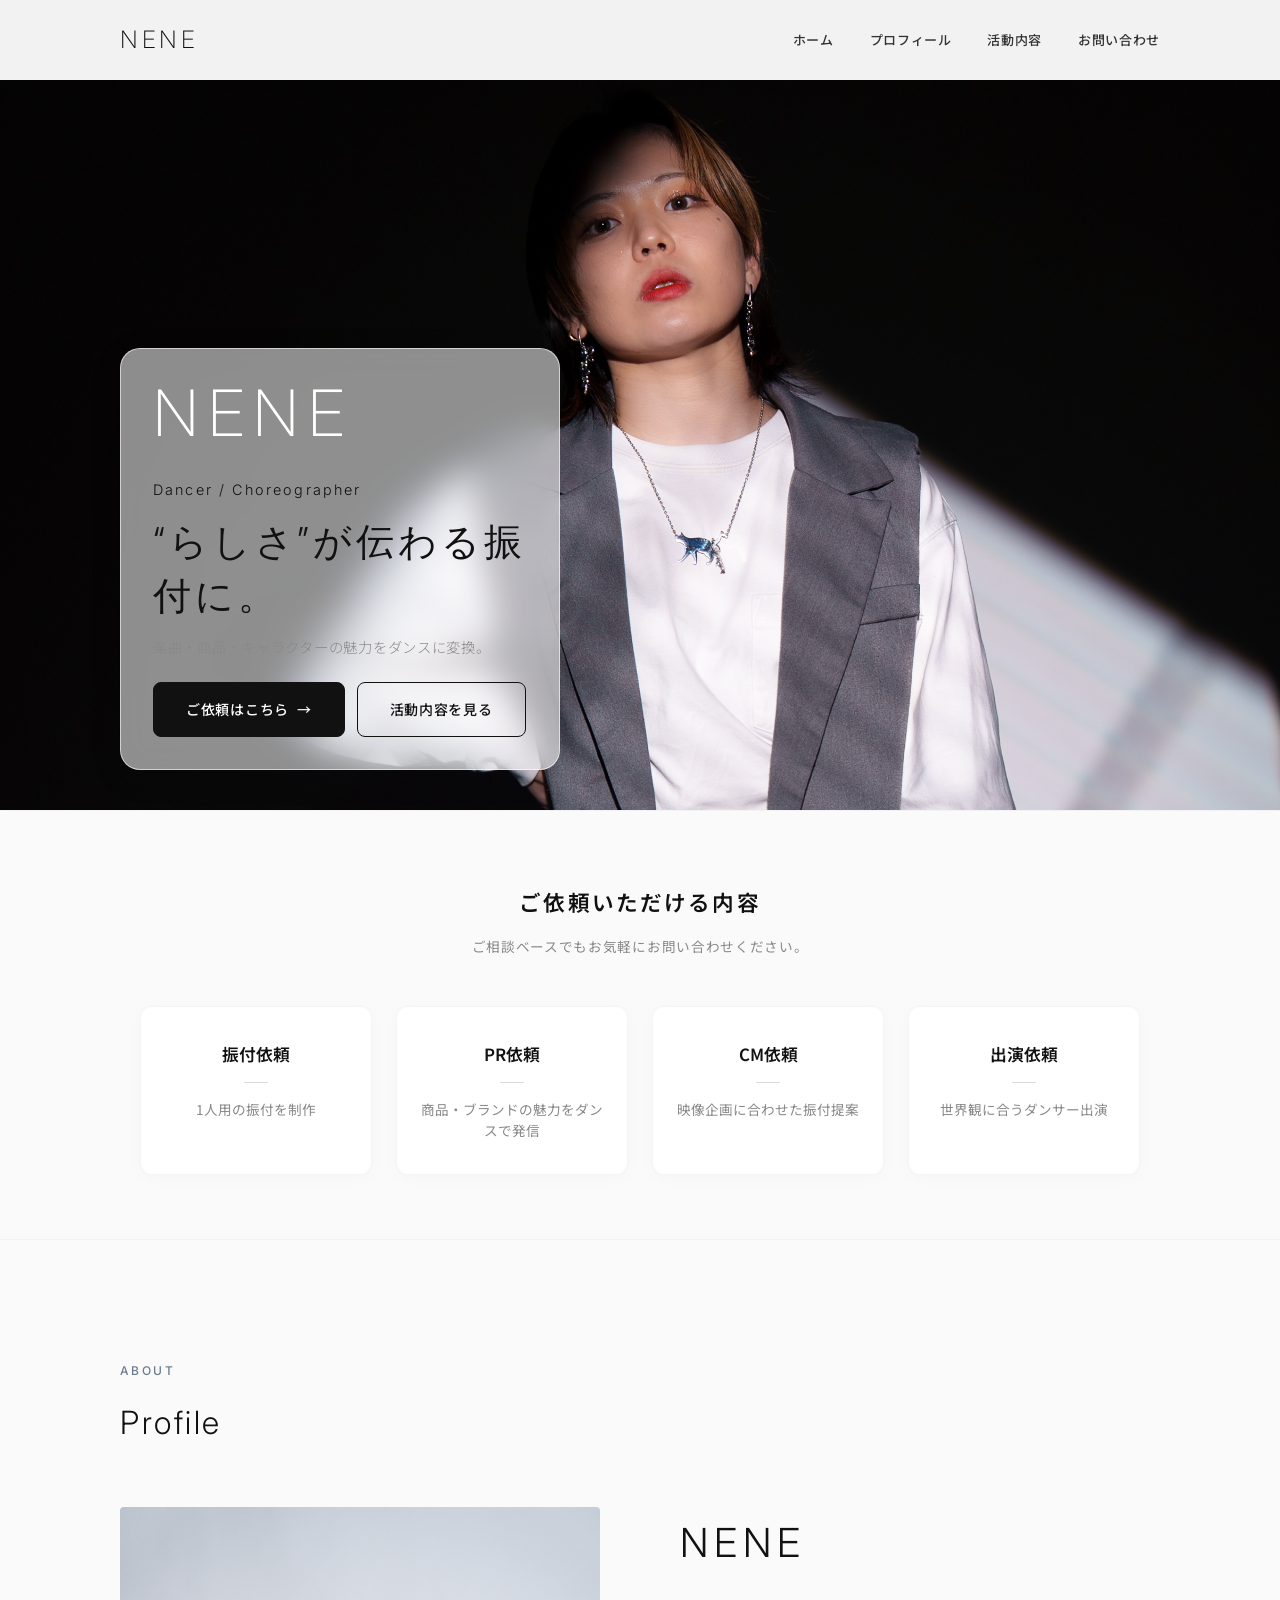
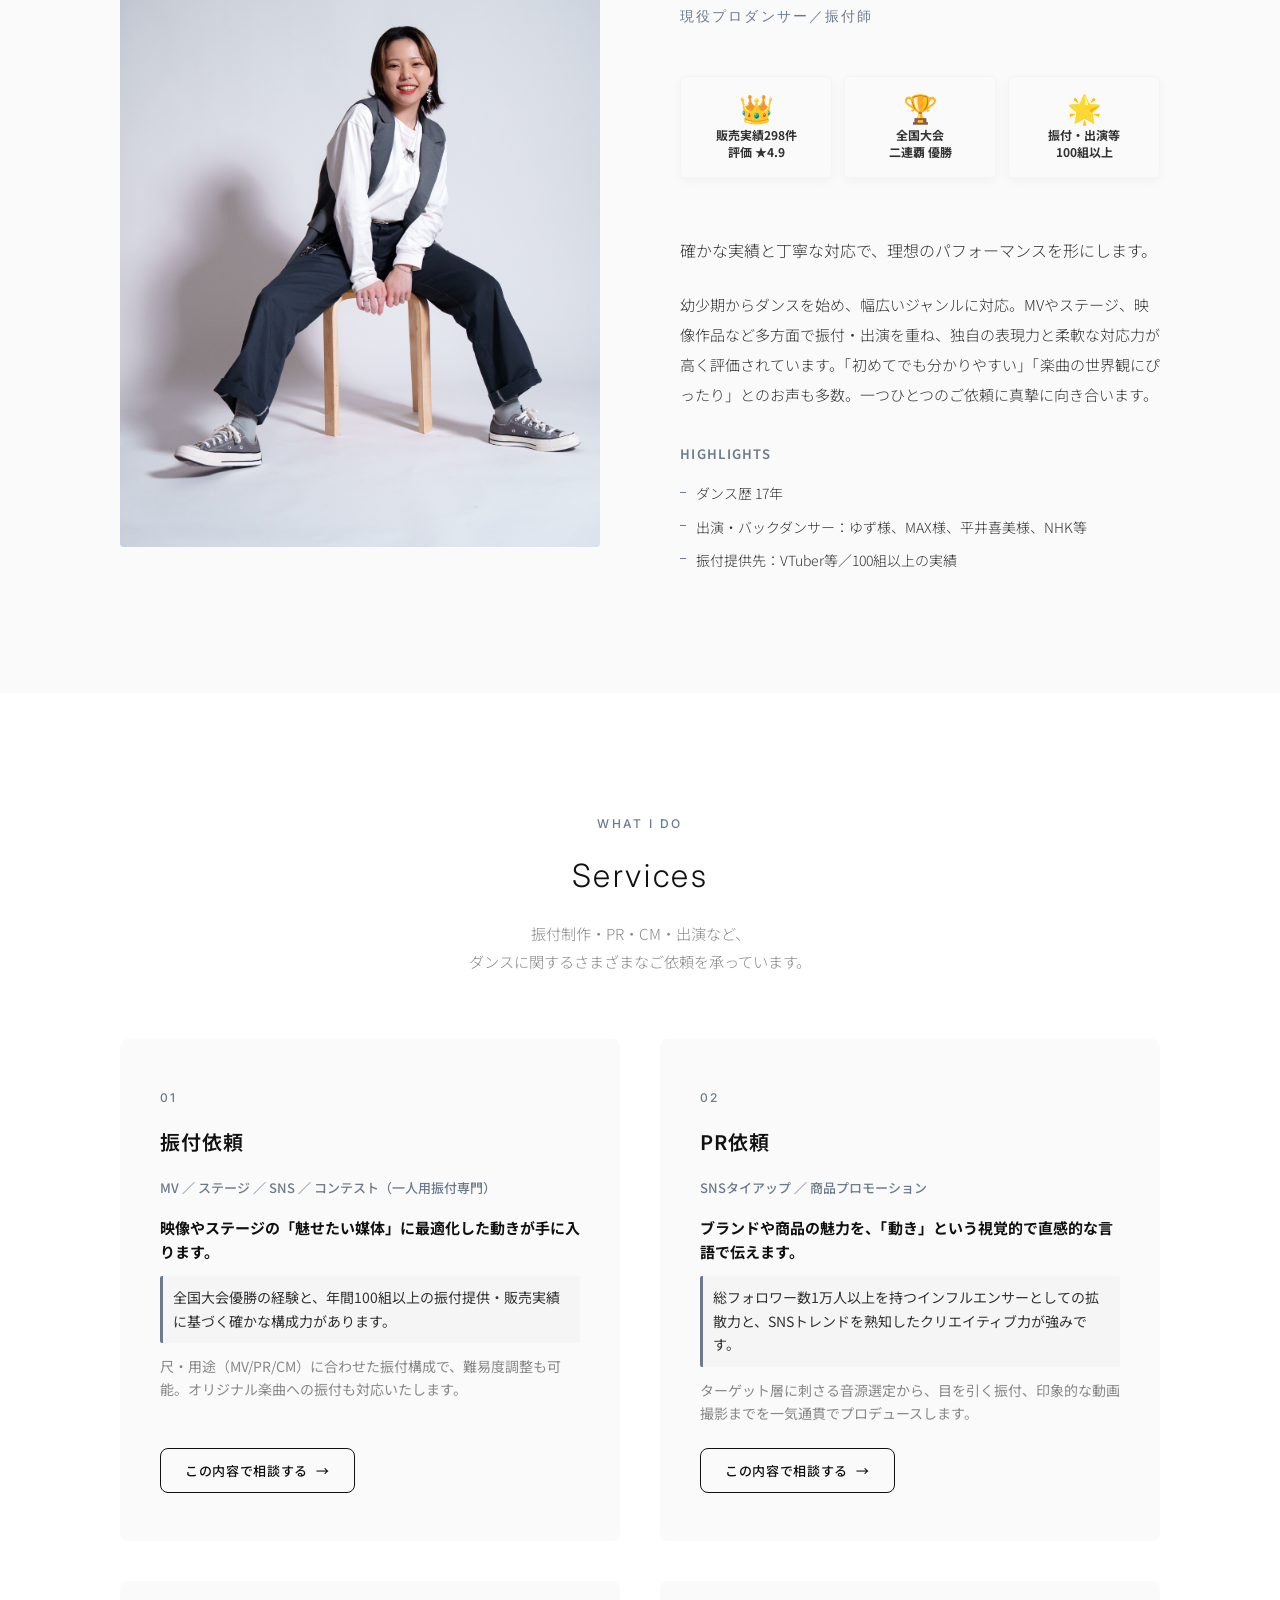
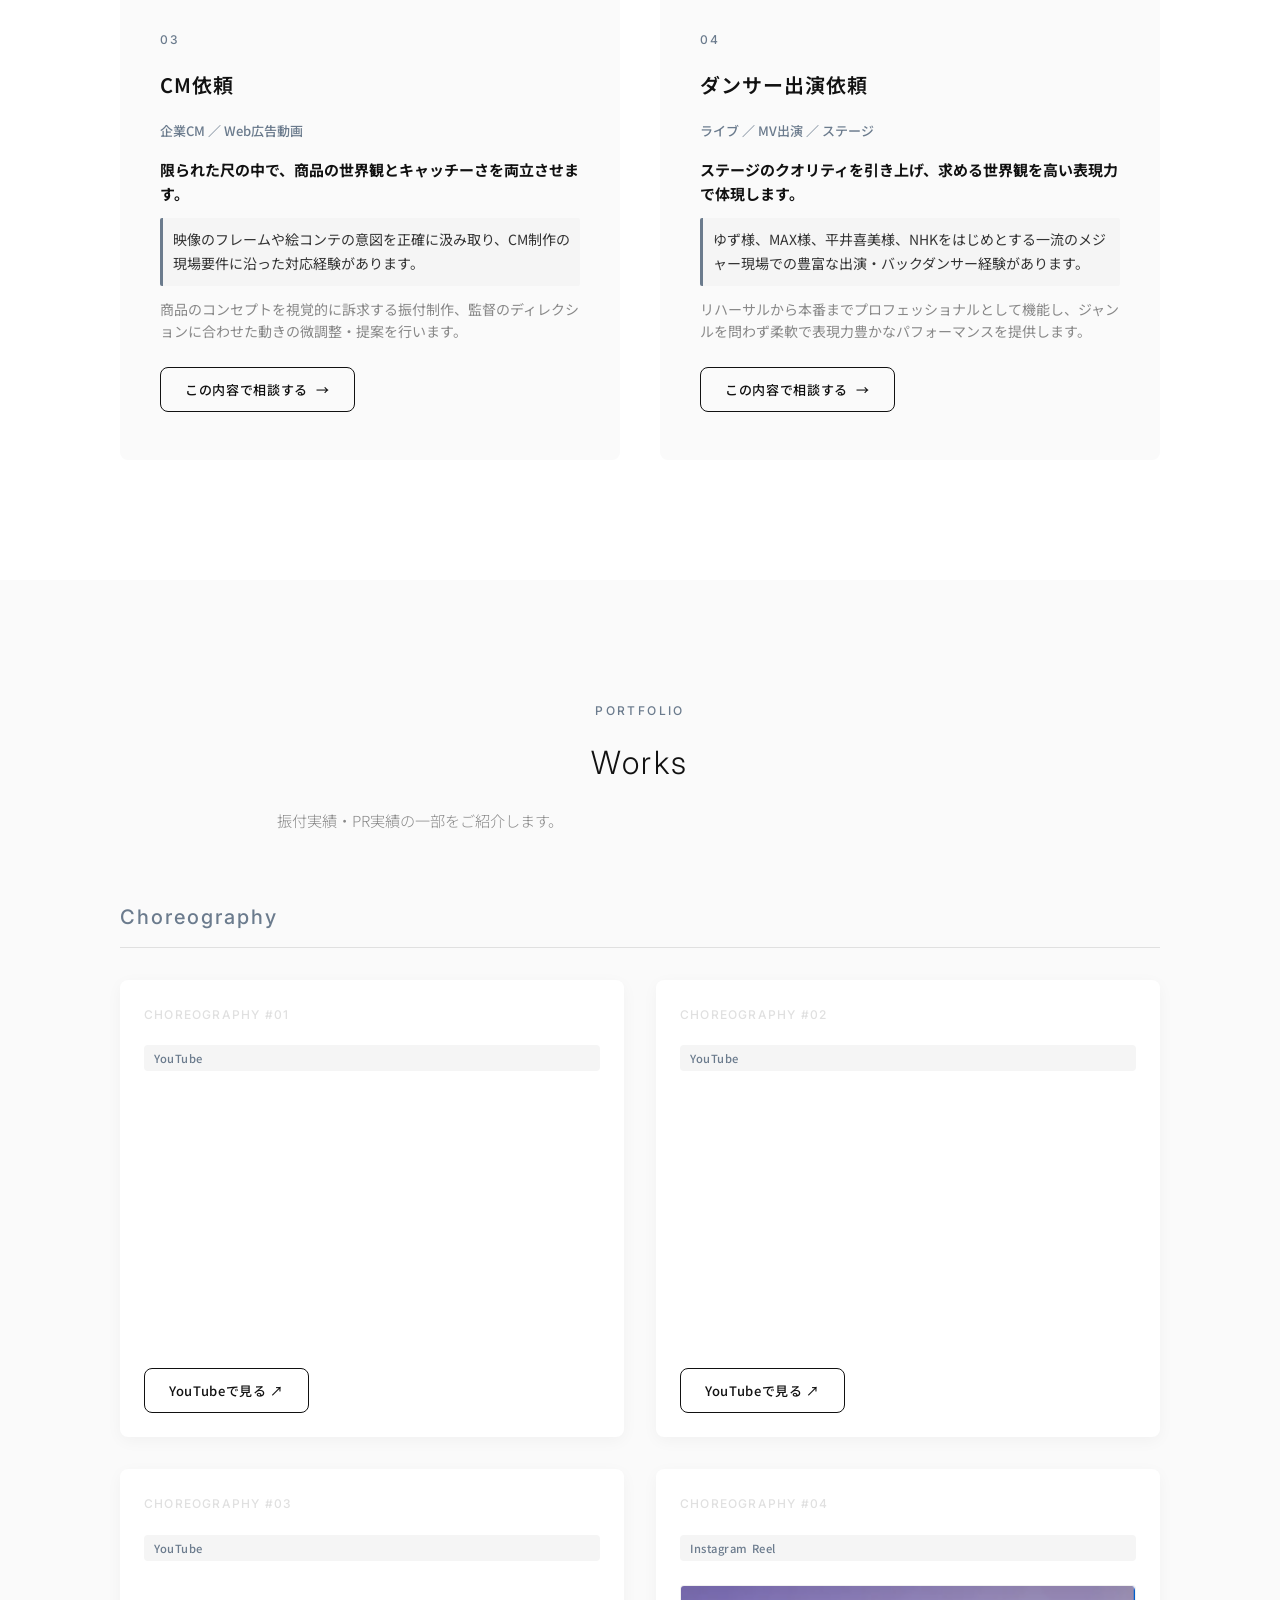
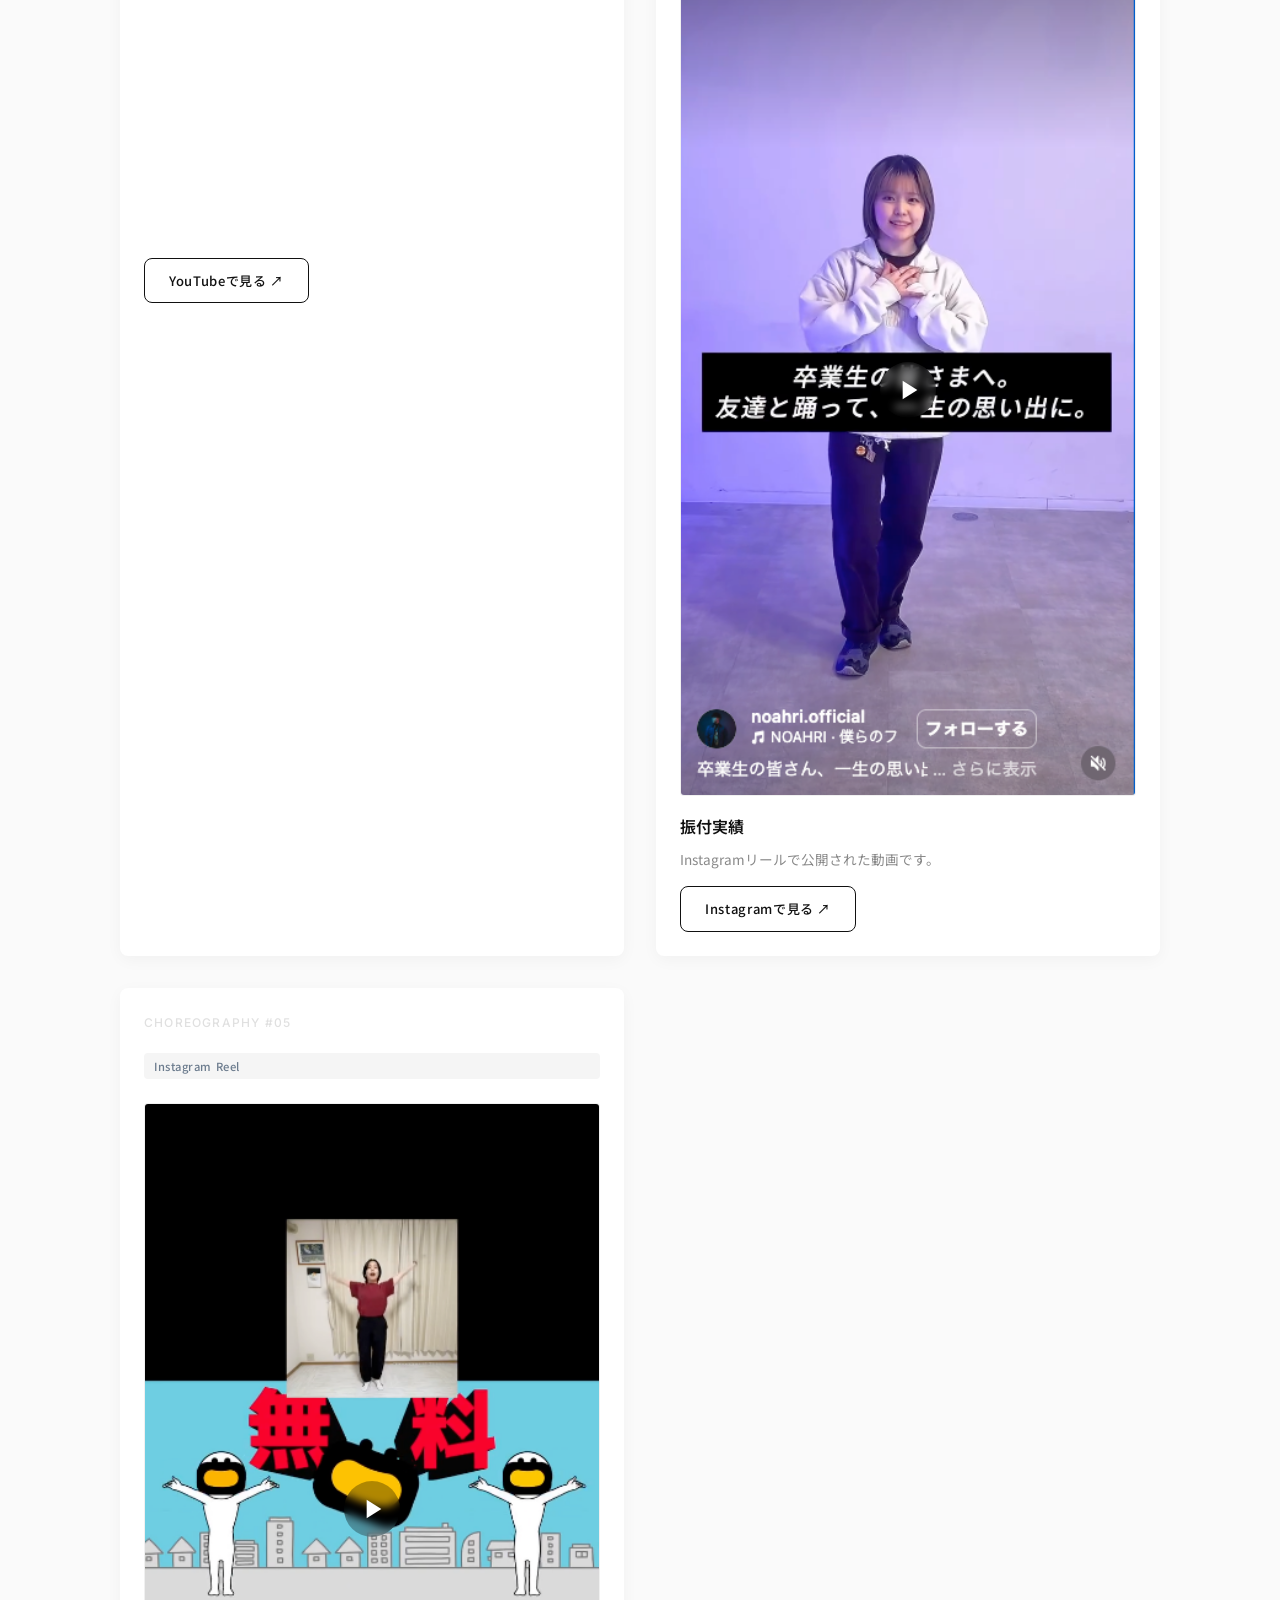
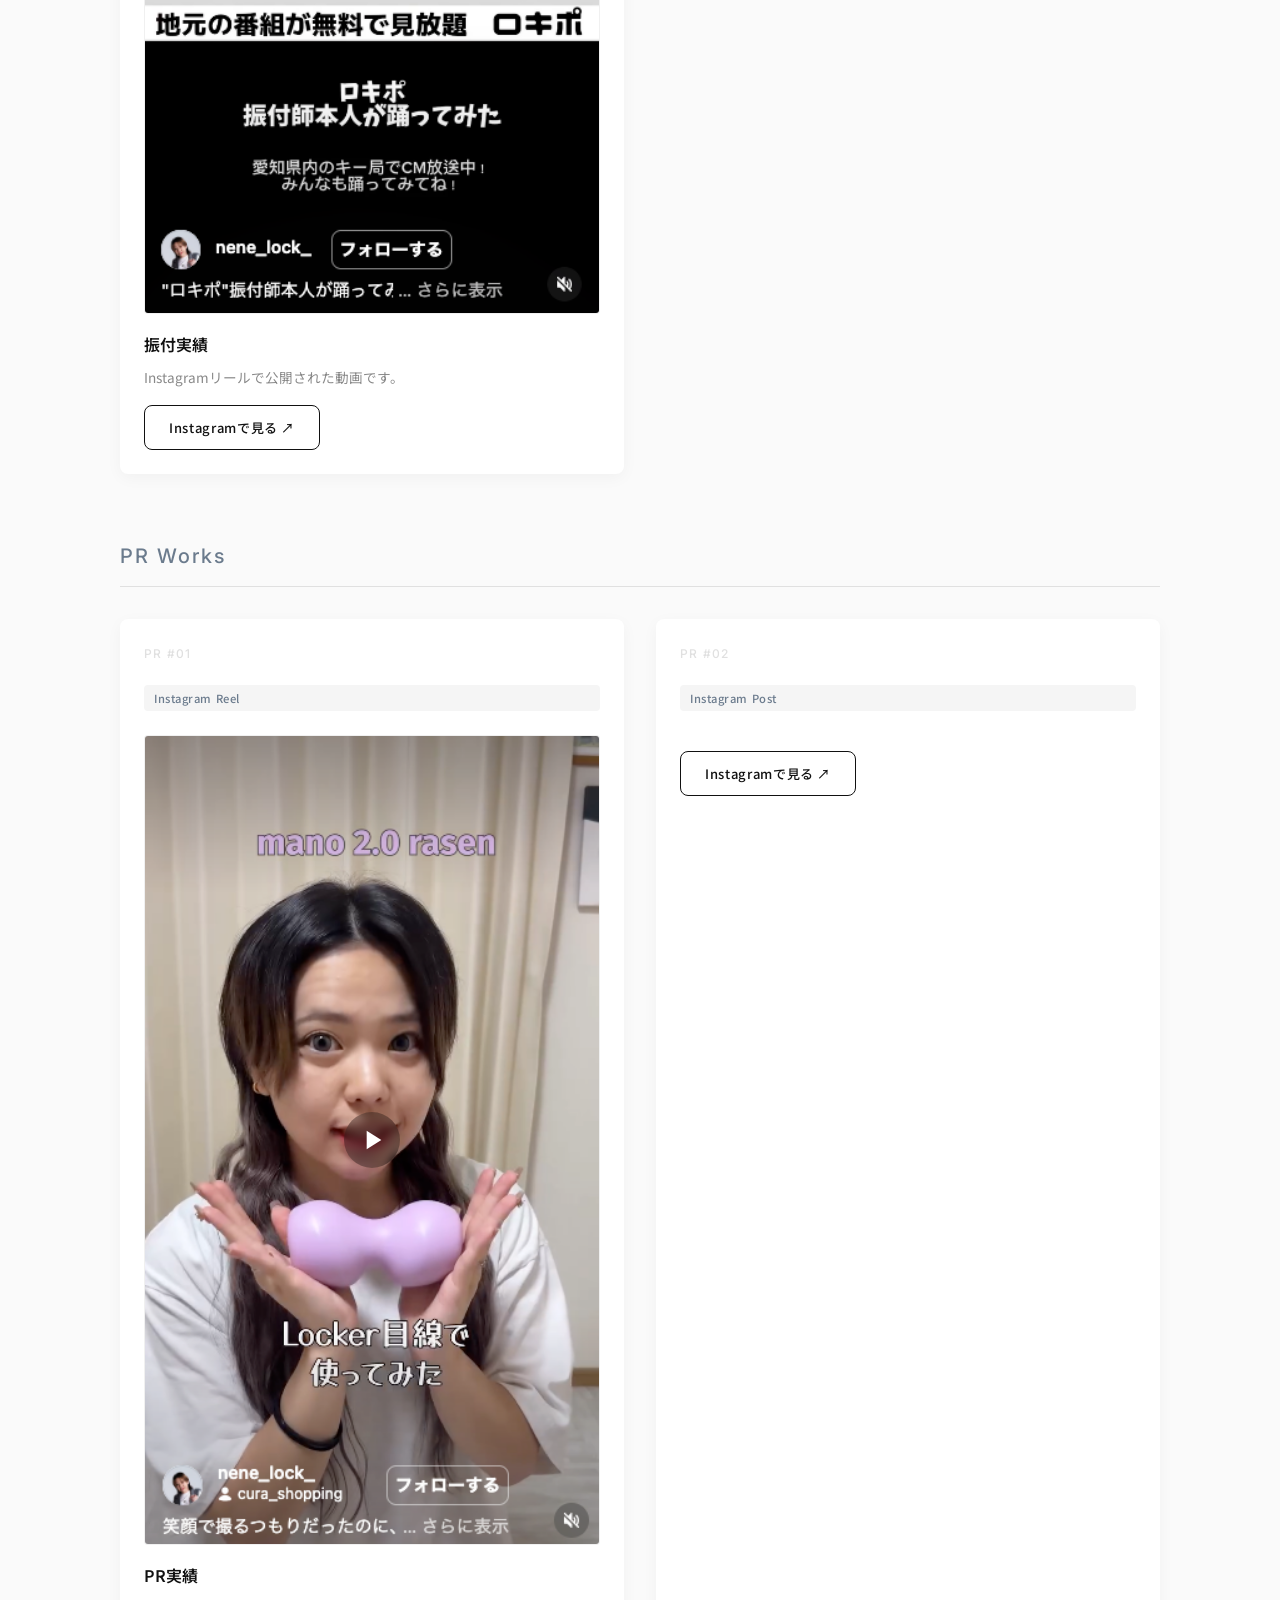
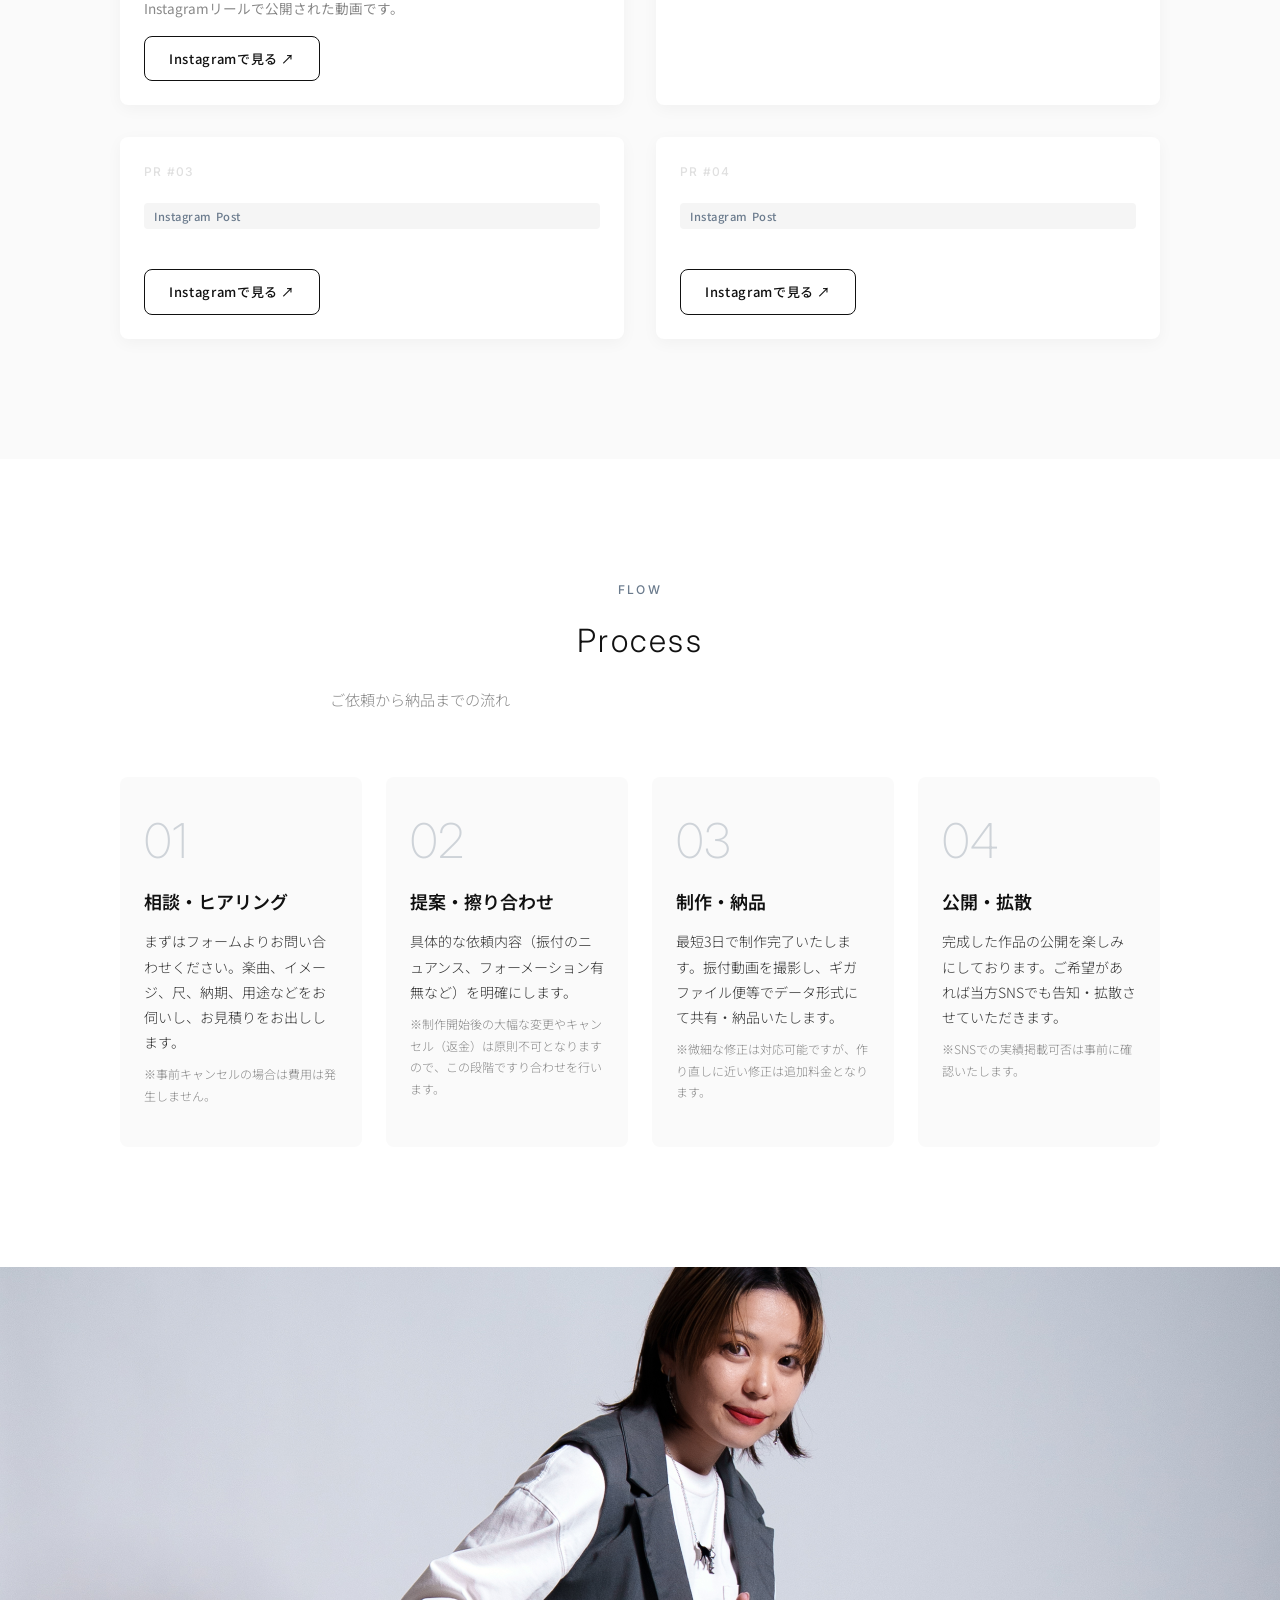
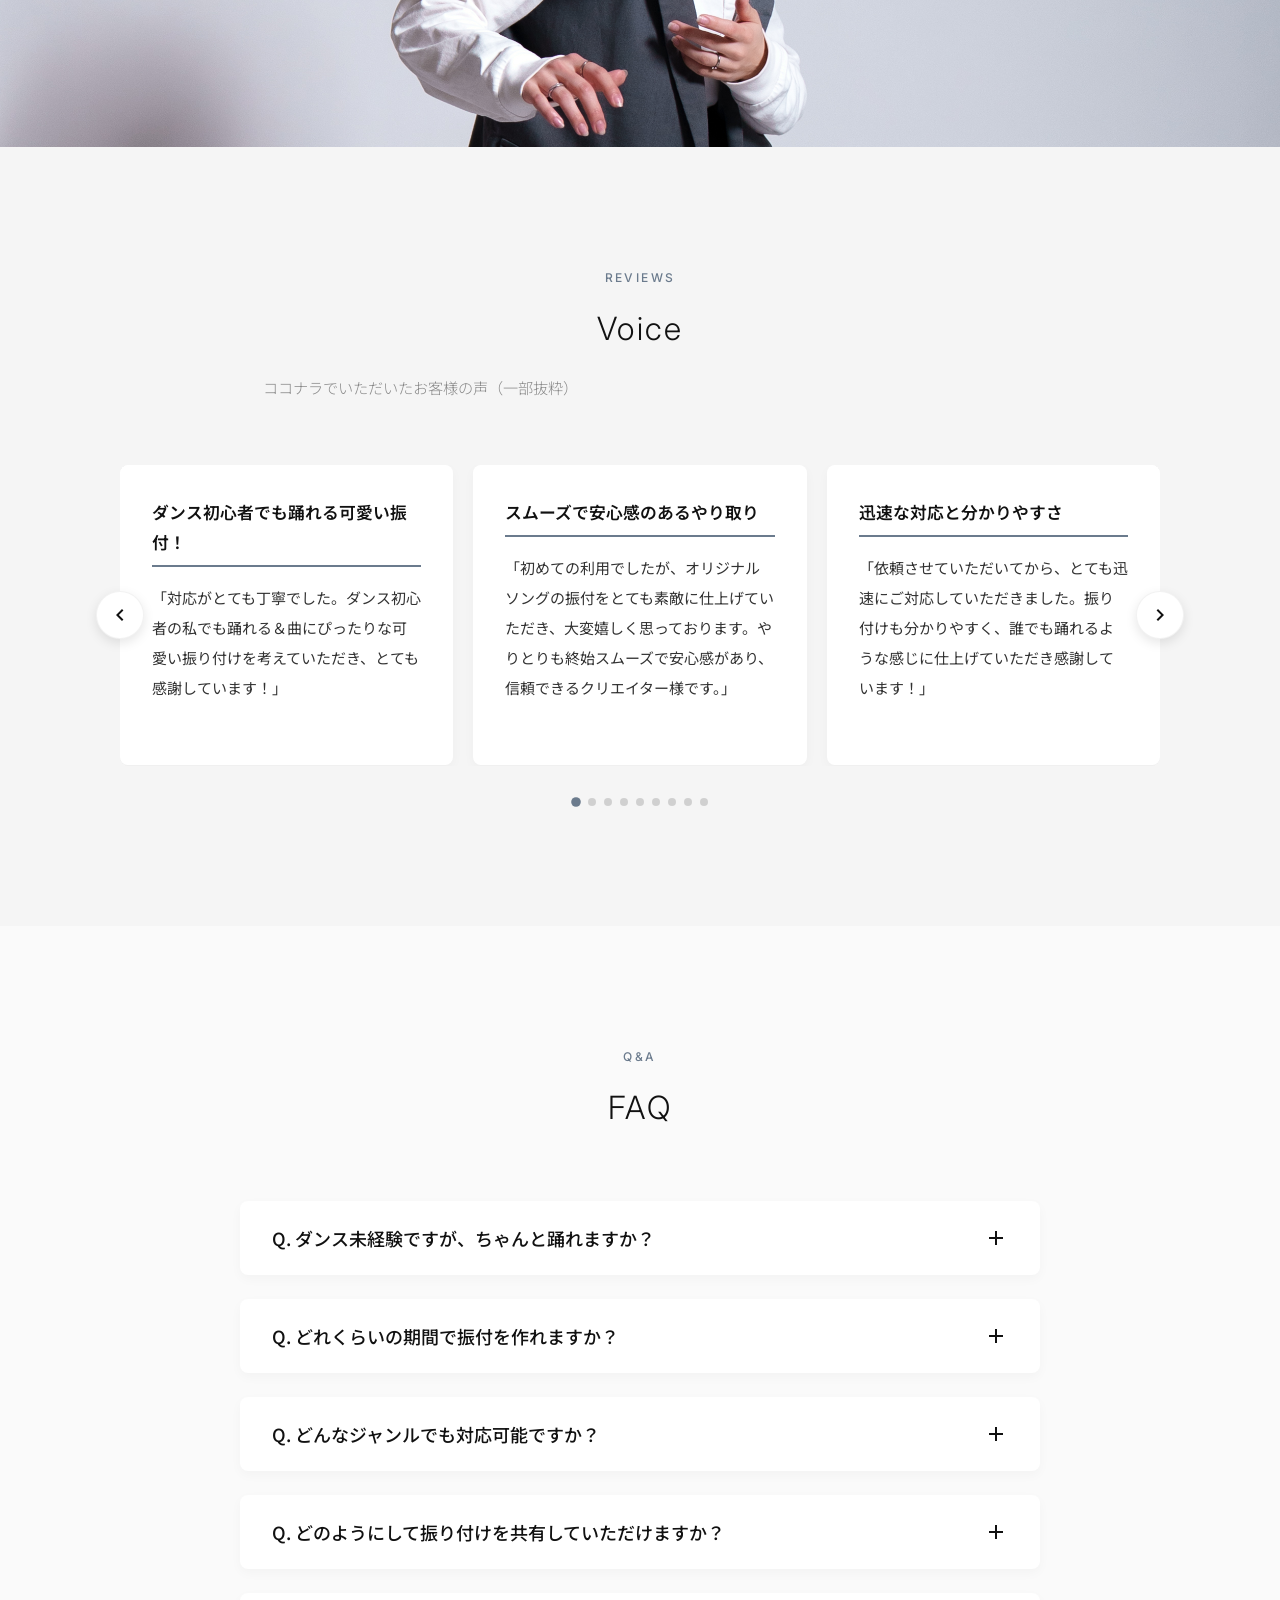
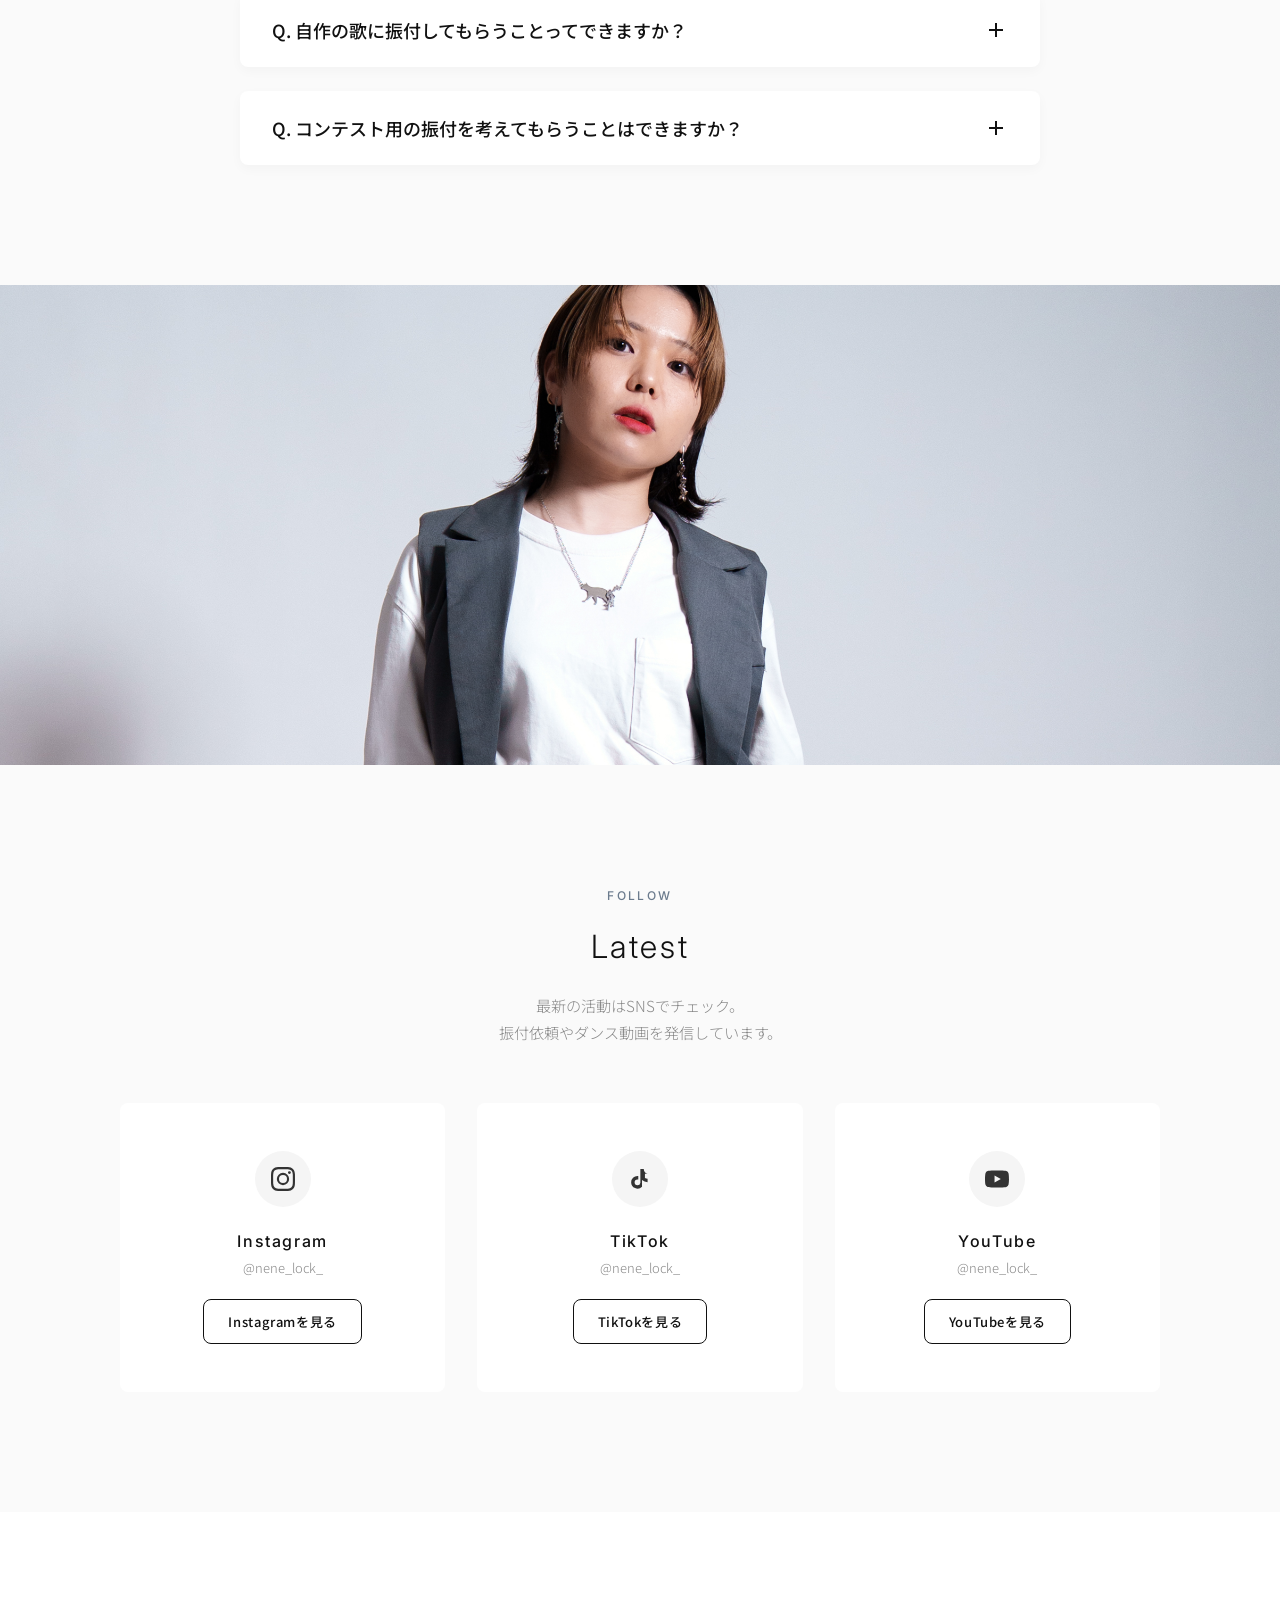
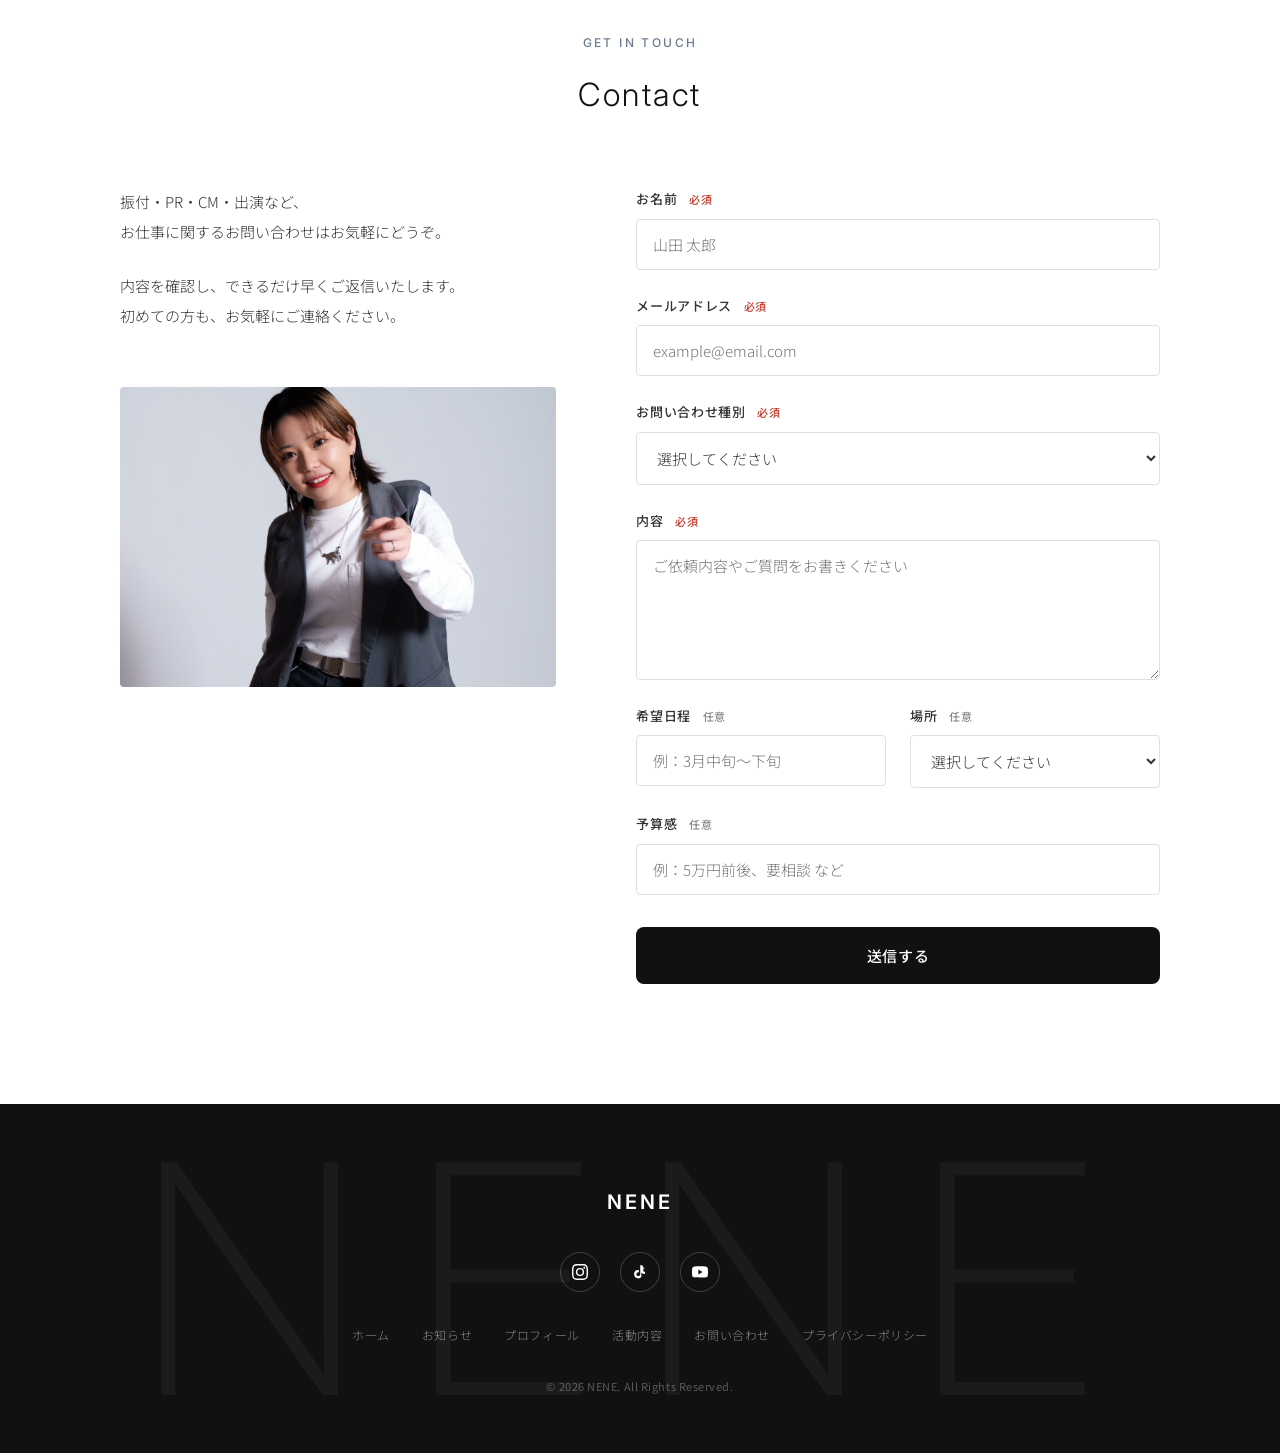
<file: index.html>
<!DOCTYPE html>
<html lang="ja">

<head>
  <meta charset="UTF-8">
  <meta name="viewport" content="width=device-width, initial-scale=1.0">
  <title>NENE — Dancer / Choreographer</title>
  <meta name="description" content="ダンサー・コレオグラファー NENE のオフィシャルサイト。振付・PR・CM・出演のご依頼はこちらから。">

  <!-- OGP -->
  <meta property="og:title" content="NENE — Dancer / Choreographer">
  <meta property="og:description" content="ダンサー・コレオグラファー NENE のオフィシャルサイト。振付・PR・CM・出演のご依頼はこちらから。">
  <meta property="og:type" content="website">
  <meta property="og:image" content="写真/IMG_7297.JPG">

  <!-- Stylesheet -->
  <link rel="stylesheet" href="style.css">
</head>

<body>

  <!-- ============================================================
       HEADER
       ============================================================ -->
  <header class="header" id="header">
    <div class="header-inner">
      <a href="#home" class="header-logo"><span class="nene-logo">NENE</span></a>
      <nav class="header-nav" id="headerNav">
        <a href="#home">ホーム</a>
        <a href="#profile">プロフィール</a>
        <a href="#services">活動内容</a>
        <a href="#contact">お問い合わせ</a>
      </nav>
      <button class="hamburger" id="hamburger" aria-label="メニューを開く">
        <span></span>
        <span></span>
        <span></span>
      </button>
    </div>
  </header>

  <!-- Mobile Menu -->
  <div class="mobile-menu" id="mobileMenu">
    <a href="#home" class="mobile-menu-link">Home</a>
    <a href="#profile" class="mobile-menu-link">Profile</a>
    <a href="#services" class="mobile-menu-link">Services</a>
    <a href="#contact" class="mobile-menu-link">Contact</a>
    <div class="mobile-menu-sns">
      <a href="https://www.instagram.com/nene_lock_/" target="_blank" rel="noopener noreferrer" aria-label="Instagram">
        <svg viewBox="0 0 24 24" width="20" height="20" fill="currentColor">
          <path
            d="M12 2.163c3.204 0 3.584.012 4.85.07 3.252.148 4.771 1.691 4.919 4.919.058 1.265.069 1.645.069 4.849 0 3.205-.012 3.584-.069 4.849-.149 3.225-1.664 4.771-4.919 4.919-1.266.058-1.644.07-4.85.07-3.204 0-3.584-.012-4.849-.07-3.26-.149-4.771-1.699-4.919-4.92-.058-1.265-.07-1.644-.07-4.849 0-3.204.013-3.583.07-4.849.149-3.227 1.664-4.771 4.919-4.919 1.266-.057 1.645-.069 4.849-.069zM12 0C8.741 0 8.333.014 7.053.072 2.695.272.273 2.69.073 7.052.014 8.333 0 8.741 0 12c0 3.259.014 3.668.072 4.948.2 4.358 2.618 6.78 6.98 6.98C8.333 23.986 8.741 24 12 24c3.259 0 3.668-.014 4.948-.072 4.354-.2 6.782-2.618 6.979-6.98.059-1.28.073-1.689.073-4.948 0-3.259-.014-3.667-.072-4.947-.196-4.354-2.617-6.78-6.979-6.98C15.668.014 15.259 0 12 0zm0 5.838a6.162 6.162 0 100 12.324 6.162 6.162 0 000-12.324zM12 16a4 4 0 110-8 4 4 0 010 8zm6.406-11.845a1.44 1.44 0 100 2.881 1.44 1.44 0 000-2.881z" />
        </svg>
      </a>
      <a href="https://www.tiktok.com/@nene_lock_" target="_blank" rel="noopener noreferrer" aria-label="TikTok">
        <svg viewBox="0 0 24 24" width="20" height="20" fill="currentColor">
          <path
            d="M19.59 6.69a4.83 4.83 0 01-3.77-4.25V2h-3.45v13.67a2.89 2.89 0 01-2.88 2.5 2.89 2.89 0 01-2.89-2.89 2.89 2.89 0 012.89-2.89c.28 0 .54.04.79.1v-3.51a6.37 6.37 0 00-.79-.05A6.34 6.34 0 003.15 15.2a6.34 6.34 0 0010.86 4.48V13a8.28 8.28 0 005.58 2.16v-3.45a4.85 4.85 0 01-2.65-.78v-4.24h2.65z" />
        </svg>
      </a>
      <a href="https://www.youtube.com/@nene_lock_/" target="_blank" rel="noopener noreferrer"
        aria-label="YouTube">
        <svg viewBox="0 0 24 24" width="20" height="20" fill="currentColor">
          <path
            d="M23.498 6.186a3.016 3.016 0 00-2.122-2.136C19.505 3.545 12 3.545 12 3.545s-7.505 0-9.377.505A3.017 3.017 0 00.502 6.186C0 8.07 0 12 0 12s0 3.93.502 5.814a3.016 3.016 0 002.122 2.136c1.871.505 9.376.505 9.376.505s7.505 0 9.377-.505a3.015 3.015 0 002.122-2.136C24 15.93 24 12 24 12s0-3.93-.502-5.814zM9.545 15.568V8.432L15.818 12l-6.273 3.568z" />
        </svg>
      </a>
    </div>
  </div>

  <!-- ============================================================
       HERO
       ============================================================ -->
  <section class="hero" id="home">
    <div class="hero-bg" id="heroSlideshow">
      <img src="写真/hero/hero-01.jpg" alt="NENE" loading="eager" class="hero-slide is-active">
      <img src="写真/hero/hero-02.jpg" alt="NENE" loading="lazy" class="hero-slide">
      <img src="写真/hero/hero-03.jpg" alt="NENE" loading="lazy" class="hero-slide">
      <img src="写真/hero/hero-04.jpg" alt="NENE" loading="lazy" class="hero-slide">
      <img src="写真/hero/hero-05.jpg" alt="NENE" loading="lazy" class="hero-slide">
      <img src="写真/hero/hero-06.jpg" alt="NENE" loading="lazy" class="hero-slide">
      <img src="写真/hero/hero-07.jpg" alt="NENE" loading="lazy" class="hero-slide">
    </div>
    <div class="hero-overlay"></div>
    <div class="hero-content">
      <div class="hero-plate fade-in">
        <div class="hero-logo-wrapper"><span class="nene-logo hero-logo-text">NENE</span></div>
        <p class="hero-sub">Dancer / Choreographer</p>
        <h1 class="hero-catch">“らしさ”が伝わる振付に。</h1>
        <p class="hero-sub-copy">楽曲・商品・キャラクターの魅力をダンスに変換。</p>
        <div class="hero-cta">
          <a href="#contact" class="btn btn-hero-main btn-arrow">ご依頼はこちら</a>
          <a href="#services" class="btn btn-hero-sub">活動内容を見る</a>
        </div>
      </div>
    </div>
  </section>

  <!-- ============================================================
  <!-- ============================================================
       QUICK REQUESTS
       ============================================================ -->
  <section class="quick-requests" id="quick-requests">
    <div class="container fade-in">
      <div class="quick-requests-header">
        <h2 class="quick-requests-title">ご依頼いただける内容</h2>
        <p class="quick-requests-sub">ご相談ベースでもお気軽にお問い合わせください。</p>
      </div>
      <div class="quick-requests-grid">
        <div class="quick-req-item">
          <span class="quick-req-label">振付依頼</span>
          <span class="quick-req-desc">1人用の振付を制作</span>
        </div>
        <div class="quick-req-item">
          <span class="quick-req-label">PR依頼</span>
          <span class="quick-req-desc">商品・ブランドの魅力をダンスで発信</span>
        </div>
        <div class="quick-req-item">
          <span class="quick-req-label">CM依頼</span>
          <span class="quick-req-desc">映像企画に合わせた振付提案</span>
        </div>
        <div class="quick-req-item">
          <span class="quick-req-label">出演依頼</span>
          <span class="quick-req-desc">世界観に合うダンサー出演</span>
        </div>
      </div>
    </div>
  </section>

  <!-- ============================================================
       PROFILE
       ============================================================ -->
  <section class="profile" id="profile">
    <div class="container">
      <div class="fade-in">
        <p class="section-label">About</p>
        <h2 class="section-title">Profile</h2>
      </div>

      <div class="profile-grid">
        <div class="profile-image fade-in">
          <img src="写真/fixed/profile.jpg" alt="NENE portrait" loading="lazy">
        </div>
        <div class="profile-info fade-in">
          <h3 class="profile-name">NENE</h3>
          <p class="profile-title">現役プロダンサー／振付師</p>

          <div class="profile-badges fade-in">
            <div class="profile-badge">
              <span class="badge-icon">👑</span>
              <span class="badge-text">販売実績298件<br>評価 ★4.9</span>
            </div>
            <div class="profile-badge">
              <span class="badge-icon">🏆</span>
              <span class="badge-text">全国大会<br>二連覇 優勝</span>
            </div>
            <div class="profile-badge">
              <span class="badge-icon">🌟</span>
              <span class="badge-text">振付・出演等<br>100組以上</span>
            </div>
          </div>

          <p class="profile-summary">
            確かな実績と丁寧な対応で、理想のパフォーマンスを形にします。
          </p>

          <p class="profile-detail">
            幼少期からダンスを始め、幅広いジャンルに対応。MVやステージ、映像作品など多方面で振付・出演を重ね、独自の表現力と柔軟な対応力が高く評価されています。「初めてでも分かりやすい」「楽曲の世界観にぴったり」とのお声も多数。一つひとつのご依頼に真摯に向き合います。
          </p>

          <div class="profile-highlights">
            <h4>Highlights</h4>
            <ul>
              <li>ダンス歴 17年</li>
              <li>出演・バックダンサー：ゆず様、MAX様、平井喜美様、NHK等</li>
              <li>振付提供先：VTuber等／100組以上の実績</li>
            </ul>
          </div>
        </div>
      </div>
    </div>
  </section>


  <!-- ============================================================
       SERVICES / WORKS
       ============================================================ -->
  <section class="services" id="services">
    <div class="container">
      <div class="services-header fade-in">
        <p class="section-label">What I Do</p>
        <h2 class="section-title">Services</h2>
        <p class="section-subtitle">
          振付制作・PR・CM・出演など、<br>ダンスに関するさまざまなご依頼を承っています。
        </p>
      </div>

      <div class="services-grid">
        <!-- Service 1: Choreography -->
        <div class="service-card fade-in">
          <span class="service-number">01</span>
          <h3 class="service-name">振付依頼</h3>
          <p class="service-target">MV ／ ステージ ／ SNS ／ コンテスト（一人用振付専門）</p>
          <div class="service-desc-layers">
            <p class="layer-benefit"><strong>映像やステージの「魅せたい媒体」に最適化した動きが手に入ります。</strong></p>
            <p class="layer-rationale">全国大会優勝の経験と、年間100組以上の振付提供・販売実績に基づく確かな構成力があります。</p>
            <p class="layer-specifics">尺・用途（MV/PR/CM）に合わせた振付構成で、難易度調整も可能。オリジナル楽曲への振付も対応いたします。</p>
          </div>
          <a href="#contact" class="btn btn-outline btn-sm btn-arrow" data-service="振付依頼">この内容で相談する</a>
        </div>

        <!-- Service 2: PR -->
        <div class="service-card fade-in">
          <span class="service-number">02</span>
          <h3 class="service-name">PR依頼</h3>
          <p class="service-target">SNSタイアップ ／ 商品プロモーション</p>
          <div class="service-desc-layers">
            <p class="layer-benefit"><strong>ブランドや商品の魅力を、「動き」という視覚的で直感的な言語で伝えます。</strong></p>
            <p class="layer-rationale">総フォロワー数1万人以上を持つインフルエンサーとしての拡散力と、SNSトレンドを熟知したクリエイティブ力が強みです。</p>
            <p class="layer-specifics">ターゲット層に刺さる音源選定から、目を引く振付、印象的な動画撮影までを一気通貫でプロデュースします。</p>
          </div>
          <a href="#contact" class="btn btn-outline btn-sm btn-arrow" data-service="PR依頼">この内容で相談する</a>
        </div>

        <!-- Service 3: Commercial -->
        <div class="service-card fade-in">
          <span class="service-number">03</span>
          <h3 class="service-name">CM依頼</h3>
          <p class="service-target">企業CM ／ Web広告動画</p>
          <div class="service-desc-layers">
            <p class="layer-benefit"><strong>限られた尺の中で、商品の世界観とキャッチーさを両立させます。</strong></p>
            <p class="layer-rationale">映像のフレームや絵コンテの意図を正確に汲み取り、CM制作の現場要件に沿った対応経験があります。</p>
            <p class="layer-specifics">商品のコンセプトを視覚的に訴求する振付制作、監督のディレクションに合わせた動きの微調整・提案を行います。</p>
          </div>
          <a href="#contact" class="btn btn-outline btn-sm btn-arrow" data-service="CM依頼">この内容で相談する</a>
        </div>

        <!-- Service 4: Dancer / Team -->
        <div class="service-card fade-in">
          <span class="service-number">04</span>
          <h3 class="service-name">ダンサー出演依頼</h3>
          <p class="service-target">ライブ ／ MV出演 ／ ステージ</p>
          <div class="service-desc-layers">
            <p class="layer-benefit"><strong>ステージのクオリティを引き上げ、求める世界観を高い表現力で体現します。</strong></p>
            <p class="layer-rationale">ゆず様、MAX様、平井喜美様、NHKをはじめとする一流のメジャー現場での豊富な出演・バックダンサー経験があります。</p>
            <p class="layer-specifics">リハーサルから本番までプロフェッショナルとして機能し、ジャンルを問わず柔軟で表現力豊かなパフォーマンスを提供します。</p>
          </div>
          <a href="#contact" class="btn btn-outline btn-sm btn-arrow" data-service="ダンサー出演依頼">この内容で相談する</a>
        </div>
      </div>
  </section>

  <!-- ============================================================
       WORKS (実績)
       ============================================================ -->
  <section class="works" id="works">
    <div class="container">
      <div class="works-header fade-in">
        <p class="section-label">Portfolio</p>
        <h2 class="section-title">Works</h2>
        <p class="section-subtitle">振付実績・PR実績の一部をご紹介します。</p>
      </div>

      <!-- 振付実績 (Choreography) -->
      <div class="works-category fade-in">
        <h3 class="works-category-title">Choreography</h3>
        <div class="works-grid">

          <!-- YouTube #1 -->
          <div class="works-card">
            <span class="works-label">Choreography #01</span>
            <span class="works-badge">YouTube</span>
            <div class="works-embed works-embed-yt">
              <iframe src="https://www.youtube.com/embed/xOxJtlqkKCI" title="振付実績 #01" frameborder="0" allow="accelerometer; autoplay; clipboard-write; encrypted-media; gyroscope; picture-in-picture" allowfullscreen loading="lazy"></iframe>
            </div>
            <a href="https://youtu.be/xOxJtlqkKCI?si=HpGwvGbo6FuzoHeR" target="_blank" rel="noopener noreferrer" class="btn btn-outline btn-sm">YouTubeで見る ↗</a>
          </div>

          <!-- YouTube #2 -->
          <div class="works-card">
            <span class="works-label">Choreography #02</span>
            <span class="works-badge">YouTube</span>
            <div class="works-embed works-embed-yt">
              <iframe src="https://www.youtube.com/embed/Csf4BjTCCMw" title="振付実績 #02" frameborder="0" allow="accelerometer; autoplay; clipboard-write; encrypted-media; gyroscope; picture-in-picture" allowfullscreen loading="lazy"></iframe>
            </div>
            <a href="https://youtu.be/Csf4BjTCCMw?si=4V5yrngmpe4P1FXb" target="_blank" rel="noopener noreferrer" class="btn btn-outline btn-sm">YouTubeで見る ↗</a>
          </div>

          <!-- YouTube #3 -->
          <div class="works-card">
            <span class="works-label">Choreography #03</span>
            <span class="works-badge">YouTube</span>
            <div class="works-embed works-embed-yt">
              <iframe src="https://www.youtube.com/embed/iagQCROB76g" title="振付実績 #03" frameborder="0" allow="accelerometer; autoplay; clipboard-write; encrypted-media; gyroscope; picture-in-picture" allowfullscreen loading="lazy"></iframe>
            </div>
            <a href="https://www.youtube.com/watch?v=iagQCROB76g" target="_blank" rel="noopener noreferrer" class="btn btn-outline btn-sm">YouTubeで見る ↗</a>
          </div>

          <!-- Instagram Reel #1 -->
          <div class="works-card">
            <span class="works-label">Choreography #04</span>
            <span class="works-badge">Instagram Reel</span>
            <a href="https://www.instagram.com/reels/DU_LUDyiewB/" target="_blank" rel="noopener noreferrer" class="works-reel-link">
              <img src="写真/reel/reel-01.png" alt="振付実績 #04" loading="lazy" class="works-reel-img">
              <div class="works-reel-play-icon">
                <svg viewBox="0 0 24 24" width="32" height="32" fill="white"><path d="M8 5v14l11-7z"/></svg>
              </div>
            </a>
            <div class="works-reel-info">
              <h4 class="works-reel-title">振付実績</h4>
              <p class="works-reel-desc">Instagramリールで公開された動画です。</p>
            </div>
            <a href="https://www.instagram.com/reels/DU_LUDyiewB/" target="_blank" rel="noopener noreferrer" class="btn btn-outline btn-sm">Instagramで見る ↗</a>
          </div>

          <!-- Instagram Reel #2 -->
          <div class="works-card">
            <span class="works-label">Choreography #05</span>
            <span class="works-badge">Instagram Reel</span>
            <a href="https://www.instagram.com/reels/DCgjMVsT45K/" target="_blank" rel="noopener noreferrer" class="works-reel-link">
              <img src="写真/reel/reel-02.png" alt="振付実績 #05" loading="lazy" class="works-reel-img">
              <div class="works-reel-play-icon">
                <svg viewBox="0 0 24 24" width="32" height="32" fill="white"><path d="M8 5v14l11-7z"/></svg>
              </div>
            </a>
            <div class="works-reel-info">
              <h4 class="works-reel-title">振付実績</h4>
              <p class="works-reel-desc">Instagramリールで公開された動画です。</p>
            </div>
            <a href="https://www.instagram.com/reels/DCgjMVsT45K/" target="_blank" rel="noopener noreferrer" class="btn btn-outline btn-sm">Instagramで見る ↗</a>
          </div>

        </div>
      </div>

      <!-- PR実績 (PR Works) -->
      <div class="works-category fade-in">
        <h3 class="works-category-title">PR Works</h3>
        <div class="works-grid">

          <!-- PR IG #1 -->
          <div class="works-card">
            <span class="works-label">PR #01</span>
            <span class="works-badge">Instagram Reel</span>
            <a href="https://www.instagram.com/reels/DL1IF7Iz0f_/" target="_blank" rel="noopener noreferrer" class="works-reel-link">
              <img src="写真/reel/reel-03.png" alt="PR実績 #01" loading="lazy" class="works-reel-img">
              <div class="works-reel-play-icon">
                <svg viewBox="0 0 24 24" width="32" height="32" fill="white"><path d="M8 5v14l11-7z"/></svg>
              </div>
            </a>
            <div class="works-reel-info">
              <h4 class="works-reel-title">PR実績</h4>
              <p class="works-reel-desc">Instagramリールで公開された動画です。</p>
            </div>
            <a href="https://www.instagram.com/reels/DL1IF7Iz0f_/" target="_blank" rel="noopener noreferrer" class="btn btn-outline btn-sm">Instagramで見る ↗</a>
          </div>

          <!-- PR IG #2 -->
          <div class="works-card">
            <span class="works-label">PR #02</span>
            <span class="works-badge">Instagram Post</span>
            <div class="works-embed works-embed-ig">
              <blockquote class="instagram-media" data-instgrm-permalink="https://www.instagram.com/p/DRmJO9FiaKw/" data-instgrm-version="14" style="max-width:540px; width:100%;">
                <a href="https://www.instagram.com/p/DRmJO9FiaKw/"></a>
              </blockquote>
            </div>
            <a href="https://www.instagram.com/p/DRmJO9FiaKw/" target="_blank" rel="noopener noreferrer" class="btn btn-outline btn-sm">Instagramで見る ↗</a>
          </div>

          <!-- PR IG #3 -->
          <div class="works-card">
            <span class="works-label">PR #03</span>
            <span class="works-badge">Instagram Post</span>
            <div class="works-embed works-embed-ig">
              <blockquote class="instagram-media" data-instgrm-permalink="https://www.instagram.com/p/DQ6hiFNidvi/" data-instgrm-version="14" style="max-width:540px; width:100%;">
                <a href="https://www.instagram.com/p/DQ6hiFNidvi/"></a>
              </blockquote>
            </div>
            <a href="https://www.instagram.com/p/DQ6hiFNidvi/" target="_blank" rel="noopener noreferrer" class="btn btn-outline btn-sm">Instagramで見る ↗</a>
          </div>

          <!-- PR IG #4 -->
          <div class="works-card">
            <span class="works-label">PR #04</span>
            <span class="works-badge">Instagram Post</span>
            <div class="works-embed works-embed-ig">
              <blockquote class="instagram-media" data-instgrm-permalink="https://www.instagram.com/p/DHJIjibTIIt/" data-instgrm-version="14" style="max-width:540px; width:100%;">
                <a href="https://www.instagram.com/p/DHJIjibTIIt/"></a>
              </blockquote>
            </div>
            <a href="https://www.instagram.com/p/DHJIjibTIIt/" target="_blank" rel="noopener noreferrer" class="btn btn-outline btn-sm">Instagramで見る ↗</a>
          </div>

        </div>
      </div>
    </div>
  </section>

  <!-- ============================================================
       PROCESS (依頼の流れ)
       ============================================================ -->
  <section class="process" id="process">
    <div class="container">
      <div class="process-header fade-in">
        <p class="section-label">Flow</p>
        <h2 class="section-title">Process</h2>
        <p class="section-subtitle">ご依頼から納品までの流れ</p>
      </div>

      <div class="process-grid fade-in">
        <div class="process-step">
          <div class="process-number">01</div>
          <h3 class="process-name">相談・ヒアリング</h3>
          <p class="process-desc">
            まずはフォームよりお問い合わせください。楽曲、イメージ、尺、納期、用途などをお伺いし、お見積りをお出しします。<br>
            <span style="font-size:0.75rem; color:#888; display:block; margin-top:8px;">※事前キャンセルの場合は費用は発生しません。</span>
          </p>
        </div>
        <div class="process-step">
          <div class="process-number">02</div>
          <h3 class="process-name">提案・擦り合わせ</h3>
          <p class="process-desc">
            具体的な依頼内容（振付のニュアンス、フォーメーション有無など）を明確にします。<br>
            <span
              style="font-size:0.75rem; color:#888; display:block; margin-top:8px;">※制作開始後の大幅な変更やキャンセル（返金）は原則不可となりますので、この段階ですり合わせを行います。</span>
          </p>
        </div>
        <div class="process-step">
          <div class="process-number">03</div>
          <h3 class="process-name">制作・納品</h3>
          <p class="process-desc">
            最短3日で制作完了いたします。振付動画を撮影し、ギガファイル便等でデータ形式にて共有・納品いたします。<br>
            <span
              style="font-size:0.75rem; color:#888; display:block; margin-top:8px;">※微細な修正は対応可能ですが、作り直しに近い修正は追加料金となります。</span>
          </p>
        </div>
        <div class="process-step">
          <div class="process-number">04</div>
          <h3 class="process-name">公開・拡散</h3>
          <p class="process-desc">
            完成した作品の公開を楽しみにしております。ご希望があれば当方SNSでも告知・拡散させていただきます。<br>
            <span style="font-size:0.75rem; color:#888; display:block; margin-top:8px;">※SNSでの実績掲載可否は事前に確認いたします。</span>
          </p>
        </div>
      </div>
    </div>
  </section>

  <!-- Visual Break 1 -->
  <div class="visual-break">
    <img src="写真/fixed/visual-01.jpg" alt="NENE portrait" loading="lazy">
  </div>

  <!-- ============================================================
       VOICE (お客様の声)
       ============================================================ -->
  <section class="voice" id="voice">
    <div class="container">
      <div class="voice-header fade-in">
        <p class="section-label">Reviews</p>
        <h2 class="section-title">Voice</h2>
        <p class="section-subtitle">ココナラでいただいたお客様の声（一部抜粋）</p>
      </div>

      <div class="voice-carousel fade-in">
        <div class="voice-track-container">
          <div class="voice-track" id="voiceTrack">
            <!-- Review 1 -->
            <div class="voice-card">
              <h4 class="voice-catch">ダンス初心者でも踊れる可愛い振付！</h4>
              <p class="voice-text">「対応がとても丁寧でした。ダンス初心者の私でも踊れる＆曲にぴったりな可愛い振り付けを考えていただき、とても感謝しています！」</p>
            </div>
            <!-- Review 2 -->
            <div class="voice-card">
              <h4 class="voice-catch">スムーズで安心感のあるやり取り</h4>
              <p class="voice-text">
                「初めての利用でしたが、オリジナルソングの振付をとても素敵に仕上げていただき、大変嬉しく思っております。やりとりも終始スムーズで安心感があり、信頼できるクリエイター様です。」</p>
            </div>
            <!-- Review 3 -->
            <div class="voice-card">
              <h4 class="voice-catch">迅速な対応と分かりやすさ</h4>
              <p class="voice-text">「依頼させていただいてから、とても迅速にご対応していただきました。振り付けも分かりやすく、誰でも踊れるような感じに仕上げていただき感謝しています！」</p>
            </div>
            <!-- Review 4 -->
            <div class="voice-card">
              <h4 class="voice-catch">楽曲や衣装まで考慮した丁寧な制作</h4>
              <p class="voice-text">「楽曲や衣装まで丁寧に考慮した、とても素敵な振り付けを制作していただきました。解説が分かりやすく、ダンス初心者でも安心して練習できる内容で、とても助かりました。」
              </p>
            </div>
            <!-- Review 5 -->
            <div class="voice-card">
              <h4 class="voice-catch">親身な対応で安心できました</h4>
              <p class="voice-text">「相談から丁寧に対応いただき、とても親身になってくださり安心してお願いできました。またぜひよろしくお願いします。」</p>
            </div>
            <!-- Review 6 -->
            <div class="voice-card">
              <h4 class="voice-catch">迅速かつ可愛い振り付け</h4>
              <p class="voice-text">「迅速かつ丁寧に、かわいい振り付けを考えてくださりました！」</p>
            </div>
            <!-- Review 7 -->
            <div class="voice-card">
              <h4 class="voice-catch">細かい要望にも見事に対応！</h4>
              <p class="voice-text">「こちらの細かい要求に見事に応えていただきました！イメージ通り、あるいはそれ以上の素晴らしい表現力でご対応いただき感動いたしました。」</p>
            </div>
            <!-- Review 8 -->
            <div class="voice-card">
              <h4 class="voice-catch">期待以上の素晴らしい作品</h4>
              <p class="voice-text">「大満足です✨コメントのやりとりもスムーズで、振り付けの要望も親身に聞いてくださり、こちらの期待以上の振り付けをつくってくださいました。」</p>
            </div>
            <!-- Review 9 -->
            <div class="voice-card">
              <h4 class="voice-catch">歌詞に寄り添う親身なダンサー</h4>
              <p class="voice-text">「向き合ってくれるダンサーさんで、歌詞に合わせた振付を作って頂きました!ありがとうございます!☺️」</p>
            </div>
            <!-- Review 10 -->
            <div class="voice-card">
              <h4 class="voice-catch">予定より早い納品と分かりやすい解説</h4>
              <p class="voice-text">「納品が予定よりも早く完成しました。とてもカッコよく踊りやすい振り付けで解説も分かりやすかったです。ぜひまたお願いします。」</p>
            </div>
          </div>
        </div>

        <!-- Navigation Buttons -->
        <button class="voice-nav-btn prev" id="voicePrev" aria-label="前のレビューへ">
          <svg viewBox="0 0 24 24" width="24" height="24">
            <path fill="currentColor" d="M15.41 16.59L10.83 12l4.58-4.59L14 6l-6 6 6 6 1.41-1.41z" />
          </svg>
        </button>
        <button class="voice-nav-btn next" id="voiceNext" aria-label="次のレビューへ">
          <svg viewBox="0 0 24 24" width="24" height="24">
            <path fill="currentColor" d="M8.59 16.59L13.17 12 8.59 7.41 10 6l6 6-6 6-1.41-1.41z" />
          </svg>
        </button>

        <!-- Indicators -->
        <div class="voice-dots" id="voiceDots"></div>
      </div>
    </div>
  </section>





  <!-- ============================================================
       FAQ (よくある質問)
       ============================================================ -->
  <section class="faq" id="faq">
    <div class="container">
      <div class="faq-header fade-in">
        <p class="section-label">Q&A</p>
        <h2 class="section-title">FAQ</h2>
      </div>

      <div class="faq-list fade-in">
        <div class="faq-item">
          <button class="faq-q-btn" aria-expanded="false">
            <span class="faq-q-text">Q. ダンス未経験ですが、ちゃんと踊れますか？</span>
            <span class="faq-q-icon"></span>
          </button>
          <div class="faq-a-wrapper">
            <div class="faq-a-content">
              <p><strong>A. はい、ご安心ください。</strong><br>
                未経験の方でも踊りやすいよう難易度を調整し、丁寧に構成します。ご依頼時に「初心者向け」とお伝えください。</p>
              <a href="#contact" class="btn btn-outline btn-sm btn-arrow" data-service="振付依頼">振付の相談はこちら</a>
            </div>
          </div>
        </div>

        <div class="faq-item">
          <button class="faq-q-btn" aria-expanded="false">
            <span class="faq-q-text">Q. どれくらいの期間で振付を作れますか？</span>
            <span class="faq-q-icon"></span>
          </button>
          <div class="faq-a-wrapper">
            <div class="faq-a-content">
              <p><strong>A. 最短3日で納品可能です。</strong><br>
                お急ぎの場合は特急対応もご相談に乗ります。まずはご希望の納期をお知らせください。</p>
              <a href="#contact" class="btn btn-outline btn-sm btn-arrow" data-service="振付依頼">振付の相談はこちら</a>
            </div>
          </div>
        </div>

        <div class="faq-item">
          <button class="faq-q-btn" aria-expanded="false">
            <span class="faq-q-text">Q. どんなジャンルでも対応可能ですか？</span>
            <span class="faq-q-icon"></span>
          </button>
          <div class="faq-a-wrapper">
            <div class="faq-a-content">
              <p><strong>A. 幅広いジャンルに対応しております。</strong><br>
                Lock、Pop、HipHopをはじめ、アイドル向けやキャッチーなTikTok振付まで柔軟に制作可能です。ご希望のイメージ楽曲をお見せください。</p>
              <a href="#contact" class="btn btn-outline btn-sm btn-arrow" data-service="振付依頼">振付の相談はこちら</a>
            </div>
          </div>
        </div>

        <div class="faq-item">
          <button class="faq-q-btn" aria-expanded="false">
            <span class="faq-q-text">Q. どのようにして振り付けを共有していただけますか？</span>
            <span class="faq-q-icon"></span>
          </button>
          <div class="faq-a-wrapper">
            <div class="faq-a-content">
              <p><strong>A. データファイル（動画）でお渡しします。</strong><br>
                詳細な動きがわかるよう正面・背面の動画を撮影し、ギガファイル便などのURL形式で納品いたします。</p>
              <a href="#contact" class="btn btn-outline btn-sm btn-arrow" data-service="振付依頼">振付の相談はこちら</a>
            </div>
          </div>
        </div>

        <div class="faq-item">
          <button class="faq-q-btn" aria-expanded="false">
            <span class="faq-q-text">Q. 自作の歌に振付してもらうことってできますか？</span>
            <span class="faq-q-icon"></span>
          </button>
          <div class="faq-a-wrapper">
            <div class="faq-a-content">
              <p><strong>A. もちろんです。大歓迎です。</strong><br>
                オリジナル楽曲の歌詞や世界観を大切にし、想いを乗せた振付をご提案します。音源データをご用意ください。</p>
              <a href="#contact" class="btn btn-outline btn-sm btn-arrow" data-service="振付依頼">振付の相談はこちら</a>
            </div>
          </div>
        </div>

        <div class="faq-item">
          <button class="faq-q-btn" aria-expanded="false">
            <span class="faq-q-text">Q. コンテスト用の振付を考えてもらうことはできますか？</span>
            <span class="faq-q-icon"></span>
          </button>
          <div class="faq-a-wrapper">
            <div class="faq-a-content">
              <p><strong>A. はい、承っております。</strong><br>
                全国大会優勝の経験を活かし、審査員に響くフォーメーションや構成をご提案します。課題や人数をお知らせください。</p>
              <a href="#contact" class="btn btn-outline btn-sm btn-arrow" data-service="振付依頼">振付の相談はこちら</a>
            </div>
          </div>
        </div>
      </div>
    </div>
  </section>

  <!-- Visual Break 2 -->
  <div class="visual-break">
    <img src="写真/fixed/visual-02.jpg" alt="NENE portrait" loading="lazy">
  </div>

  <!-- ============================================================
       SNS / FOLLOW
       ============================================================ -->
  <section class="sns" id="sns">
    <div class="container">
      <div class="sns-header fade-in">
        <p class="section-label">Follow</p>
        <h2 class="section-title">Latest</h2>
        <p class="section-subtitle">
          最新の活動はSNSでチェック。<br>振付依頼やダンス動画を発信しています。
        </p>
      </div>

      <div class="sns-grid fade-in">
        <!-- Instagram -->
        <a href="https://www.instagram.com/nene_lock_/" target="_blank" rel="noopener noreferrer" class="sns-card">
          <div class="sns-icon">
            <svg viewBox="0 0 24 24">
              <path
                d="M12 2.163c3.204 0 3.584.012 4.85.07 3.252.148 4.771 1.691 4.919 4.919.058 1.265.069 1.645.069 4.849 0 3.205-.012 3.584-.069 4.849-.149 3.225-1.664 4.771-4.919 4.919-1.266.058-1.644.07-4.85.07-3.204 0-3.584-.012-4.849-.07-3.26-.149-4.771-1.699-4.919-4.92-.058-1.265-.07-1.644-.07-4.849 0-3.204.013-3.583.07-4.849.149-3.227 1.664-4.771 4.919-4.919 1.266-.057 1.645-.069 4.849-.069zM12 0C8.741 0 8.333.014 7.053.072 2.695.272.273 2.69.073 7.052.014 8.333 0 8.741 0 12c0 3.259.014 3.668.072 4.948.2 4.358 2.618 6.78 6.98 6.98C8.333 23.986 8.741 24 12 24c3.259 0 3.668-.014 4.948-.072 4.354-.2 6.782-2.618 6.979-6.98.059-1.28.073-1.689.073-4.948 0-3.259-.014-3.667-.072-4.947-.196-4.354-2.617-6.78-6.979-6.98C15.668.014 15.259 0 12 0zm0 5.838a6.162 6.162 0 100 12.324 6.162 6.162 0 000-12.324zM12 16a4 4 0 110-8 4 4 0 010 8zm6.406-11.845a1.44 1.44 0 100 2.881 1.44 1.44 0 000-2.881z" />
            </svg>
          </div>
          <div class="sns-card-text">
            <p class="sns-name">Instagram</p>
            <p class="sns-handle">@nene_lock_</p>
          </div>
          <span class="btn btn-outline btn-sm">Instagramを見る</span>
        </a>

        <!-- TikTok -->
        <a href="https://www.tiktok.com/@nene_lock_" target="_blank" rel="noopener noreferrer" class="sns-card">
          <div class="sns-icon">
            <svg viewBox="0 0 24 24">
              <path
                d="M19.59 6.69a4.83 4.83 0 01-3.77-4.25V2h-3.45v13.67a2.89 2.89 0 01-2.88 2.5 2.89 2.89 0 01-2.89-2.89 2.89 2.89 0 012.89-2.89c.28 0 .54.04.79.1v-3.51a6.37 6.37 0 00-.79-.05A6.34 6.34 0 003.15 15.2a6.34 6.34 0 0010.86 4.48V13a8.28 8.28 0 005.58 2.16v-3.45a4.85 4.85 0 01-2.65-.78v-4.24h2.65z" />
            </svg>
          </div>
          <div class="sns-card-text">
            <p class="sns-name">TikTok</p>
            <p class="sns-handle">@nene_lock_</p>
          </div>
          <span class="btn btn-outline btn-sm">TikTokを見る</span>
        </a>

        <!-- YouTube -->
        <a href="https://www.youtube.com/@nene_lock_/" target="_blank" rel="noopener noreferrer" class="sns-card">
          <div class="sns-icon">
            <svg viewBox="0 0 24 24">
              <path
                d="M23.498 6.186a3.016 3.016 0 00-2.122-2.136C19.505 3.545 12 3.545 12 3.545s-7.505 0-9.377.505A3.017 3.017 0 00.502 6.186C0 8.07 0 12 0 12s0 3.93.502 5.814a3.016 3.016 0 002.122 2.136c1.871.505 9.376.505 9.376.505s7.505 0 9.377-.505a3.015 3.015 0 002.122-2.136C24 15.93 24 12 24 12s0-3.93-.502-5.814zM9.545 15.568V8.432L15.818 12l-6.273 3.568z" />
            </svg>
          </div>
          <div class="sns-card-text">
            <p class="sns-name">YouTube</p>
            <p class="sns-handle">@nene_lock_</p>
          </div>
          <span class="btn btn-outline btn-sm">YouTubeを見る</span>
        </a>
      </div>
    </div>
  </section>

  <!-- ============================================================
       CONTACT
       ============================================================ -->
  <section class="contact" id="contact">
    <div class="container">
      <div class="contact-header fade-in">
        <p class="section-label">Get in Touch</p>
        <h2 class="section-title">Contact</h2>
      </div>

      <div class="contact-inner">
        <div class="contact-text fade-in">
          <p>
            振付・PR・CM・出演など、<br>
            お仕事に関するお問い合わせはお気軽にどうぞ。
          </p>
          <p>
            内容を確認し、できるだけ早くご返信いたします。<br>
            初めての方も、お気軽にご連絡ください。
          </p>
          <div class="contact-image">
            <img src="写真/fixed/contact.jpg" alt="NENE portrait" loading="lazy">
          </div>
        </div>

        <div class="contact-form-wrapper fade-in">
          <form class="contact-form" id="contactForm" action="https://formspree.io/f/mnjwogwy" method="POST">
            <!-- Honeypot field for spam protection -->
            <input type="text" name="_gotcha" style="display:none">
            
            <div class="form-group">
              <label for="name">お名前 <span class="required">必須</span></label>
              <input type="text" id="name" name="name" required placeholder="山田 太郎">
            </div>

            <div class="form-group">
              <label for="email">メールアドレス <span class="required">必須</span></label>
              <input type="email" id="email" name="email" required placeholder="example@email.com">
            </div>

            <div class="form-group">
              <label for="type">お問い合わせ種別 <span class="required">必須</span></label>
              <select id="type" name="type" required>
                <option value="" disabled selected>選択してください</option>
                <option value="振付依頼">振付依頼</option>
                <option value="PR依頼">PR依頼</option>
                <option value="CM依頼">CM依頼</option>
                <option value="ダンサー出演依頼">ダンサー出演依頼</option>
              </select>
            </div>

            <div class="form-group">
              <label for="message">内容 <span class="required">必須</span></label>
              <textarea id="message" name="message" required placeholder="ご依頼内容やご質問をお書きください"></textarea>
            </div>

            <div class="form-row">
              <div class="form-group">
                <label for="schedule">希望日程 <span class="optional">任意</span></label>
                <input type="text" id="schedule" name="schedule" placeholder="例：3月中旬〜下旬">
              </div>
              <div class="form-group">
                <label for="location">場所 <span class="optional">任意</span></label>
                <select id="location" name="location">
                  <option value="" selected>選択してください</option>
                  <option value="オンライン">オンライン</option>
                  <option value="スタジオ">スタジオ</option>
                  <option value="現場">現場（出張）</option>
                  <option value="その他">その他</option>
                </select>
              </div>
            </div>

            <div class="form-group">
              <label for="budget">予算感 <span class="optional">任意</span></label>
              <input type="text" id="budget" name="budget" placeholder="例：5万円前後、要相談 など">
            </div>

            <div class="form-submit">
              <button type="submit" class="btn btn-primary" id="submitBtn">送信する</button>
            </div>
          </form>

          <!-- Thank You Message -->
          <div class="thank-you" id="thankYou">
            <div class="thank-you-icon">✓</div>
            <h3>お問い合わせありがとうございます</h3>
            <p>
              内容を確認し、できるだけ早くご返信いたします。<br>
              しばらくお待ちください。
            </p>
          </div>
        </div>
      </div>
    </div>
  </section>

  <!-- ============================================================
       FOOTER
       ============================================================ -->
  <footer class="footer">
    <div class="footer-inner container">
      <div class="footer-logo-watermark">
        <span class="nene-logo">NENE</span>
      </div>
      <span class="footer-logo">NENE</span>

      <div class="footer-sns">
        <a href="https://www.instagram.com/nene_lock_/" target="_blank" rel="noopener noreferrer"
          aria-label="Instagram">
          <svg viewBox="0 0 24 24">
            <path
              d="M12 2.163c3.204 0 3.584.012 4.85.07 3.252.148 4.771 1.691 4.919 4.919.058 1.265.069 1.645.069 4.849 0 3.205-.012 3.584-.069 4.849-.149 3.225-1.664 4.771-4.919 4.919-1.266.058-1.644.07-4.85.07-3.204 0-3.584-.012-4.849-.07-3.26-.149-4.771-1.699-4.919-4.92-.058-1.265-.07-1.644-.07-4.849 0-3.204.013-3.583.07-4.849.149-3.227 1.664-4.771 4.919-4.919 1.266-.057 1.645-.069 4.849-.069zM12 0C8.741 0 8.333.014 7.053.072 2.695.272.273 2.69.073 7.052.014 8.333 0 8.741 0 12c0 3.259.014 3.668.072 4.948.2 4.358 2.618 6.78 6.98 6.98C8.333 23.986 8.741 24 12 24c3.259 0 3.668-.014 4.948-.072 4.354-.2 6.782-2.618 6.979-6.98.059-1.28.073-1.689.073-4.948 0-3.259-.014-3.667-.072-4.947-.196-4.354-2.617-6.78-6.979-6.98C15.668.014 15.259 0 12 0zm0 5.838a6.162 6.162 0 100 12.324 6.162 6.162 0 000-12.324zM12 16a4 4 0 110-8 4 4 0 010 8zm6.406-11.845a1.44 1.44 0 100 2.881 1.44 1.44 0 000-2.881z" />
          </svg>
        </a>
        <a href="https://www.tiktok.com/@nene_lock_" target="_blank" rel="noopener noreferrer" aria-label="TikTok">
          <svg viewBox="0 0 24 24">
            <path
              d="M19.59 6.69a4.83 4.83 0 01-3.77-4.25V2h-3.45v13.67a2.89 2.89 0 01-2.88 2.5 2.89 2.89 0 01-2.89-2.89 2.89 2.89 0 012.89-2.89c.28 0 .54.04.79.1v-3.51a6.37 6.37 0 00-.79-.05A6.34 6.34 0 003.15 15.2a6.34 6.34 0 0010.86 4.48V13a8.28 8.28 0 005.58 2.16v-3.45a4.85 4.85 0 01-2.65-.78v-4.24h2.65z" />
          </svg>
        </a>
        <a href="https://www.youtube.com/@nene_lock_/videos" target="_blank" rel="noopener noreferrer"
          aria-label="YouTube">
          <svg viewBox="0 0 24 24">
            <path
              d="M23.498 6.186a3.016 3.016 0 00-2.122-2.136C19.505 3.545 12 3.545 12 3.545s-7.505 0-9.377.505A3.017 3.017 0 00.502 6.186C0 8.07 0 12 0 12s0 3.93.502 5.814a3.016 3.016 0 002.122 2.136c1.871.505 9.376.505 9.376.505s7.505 0 9.377-.505a3.015 3.015 0 002.122-2.136C24 15.93 24 12 24 12s0-3.93-.502-5.814zM9.545 15.568V8.432L15.818 12l-6.273 3.568z" />
          </svg>
        </a>
      </div>

      <div class="footer-links">
        <a href="#home">ホーム</a>
        <a href="#news">お知らせ</a>
        <a href="#profile">プロフィール</a>
        <a href="#services">活動内容</a>
        <a href="#contact">お問い合わせ</a>
        <a href="privacy-policy.html">プライバシーポリシー</a>
      </div>

      <p class="footer-copy">© 2026 NENE. All Rights Reserved.</p>
    </div>
  </footer>

  <!-- Floating CTA (Mobile) -->
  <div class="floating-cta" id="floatingCta">
    <div class="floating-cta-inner">
      <p class="floating-cta-text">まずは無料でお見積り</p>
      <a href="#contact" class="btn btn-primary btn-sm btn-arrow">ご依頼・ご相談</a>
    </div>
  </div>

  <!-- Instagram Embed (1回のみ) -->
  <script async src="https://www.instagram.com/embed.js"></script>
  <!-- JS -->
  <script src="script.js"></script>
</body>

</html>
</file>
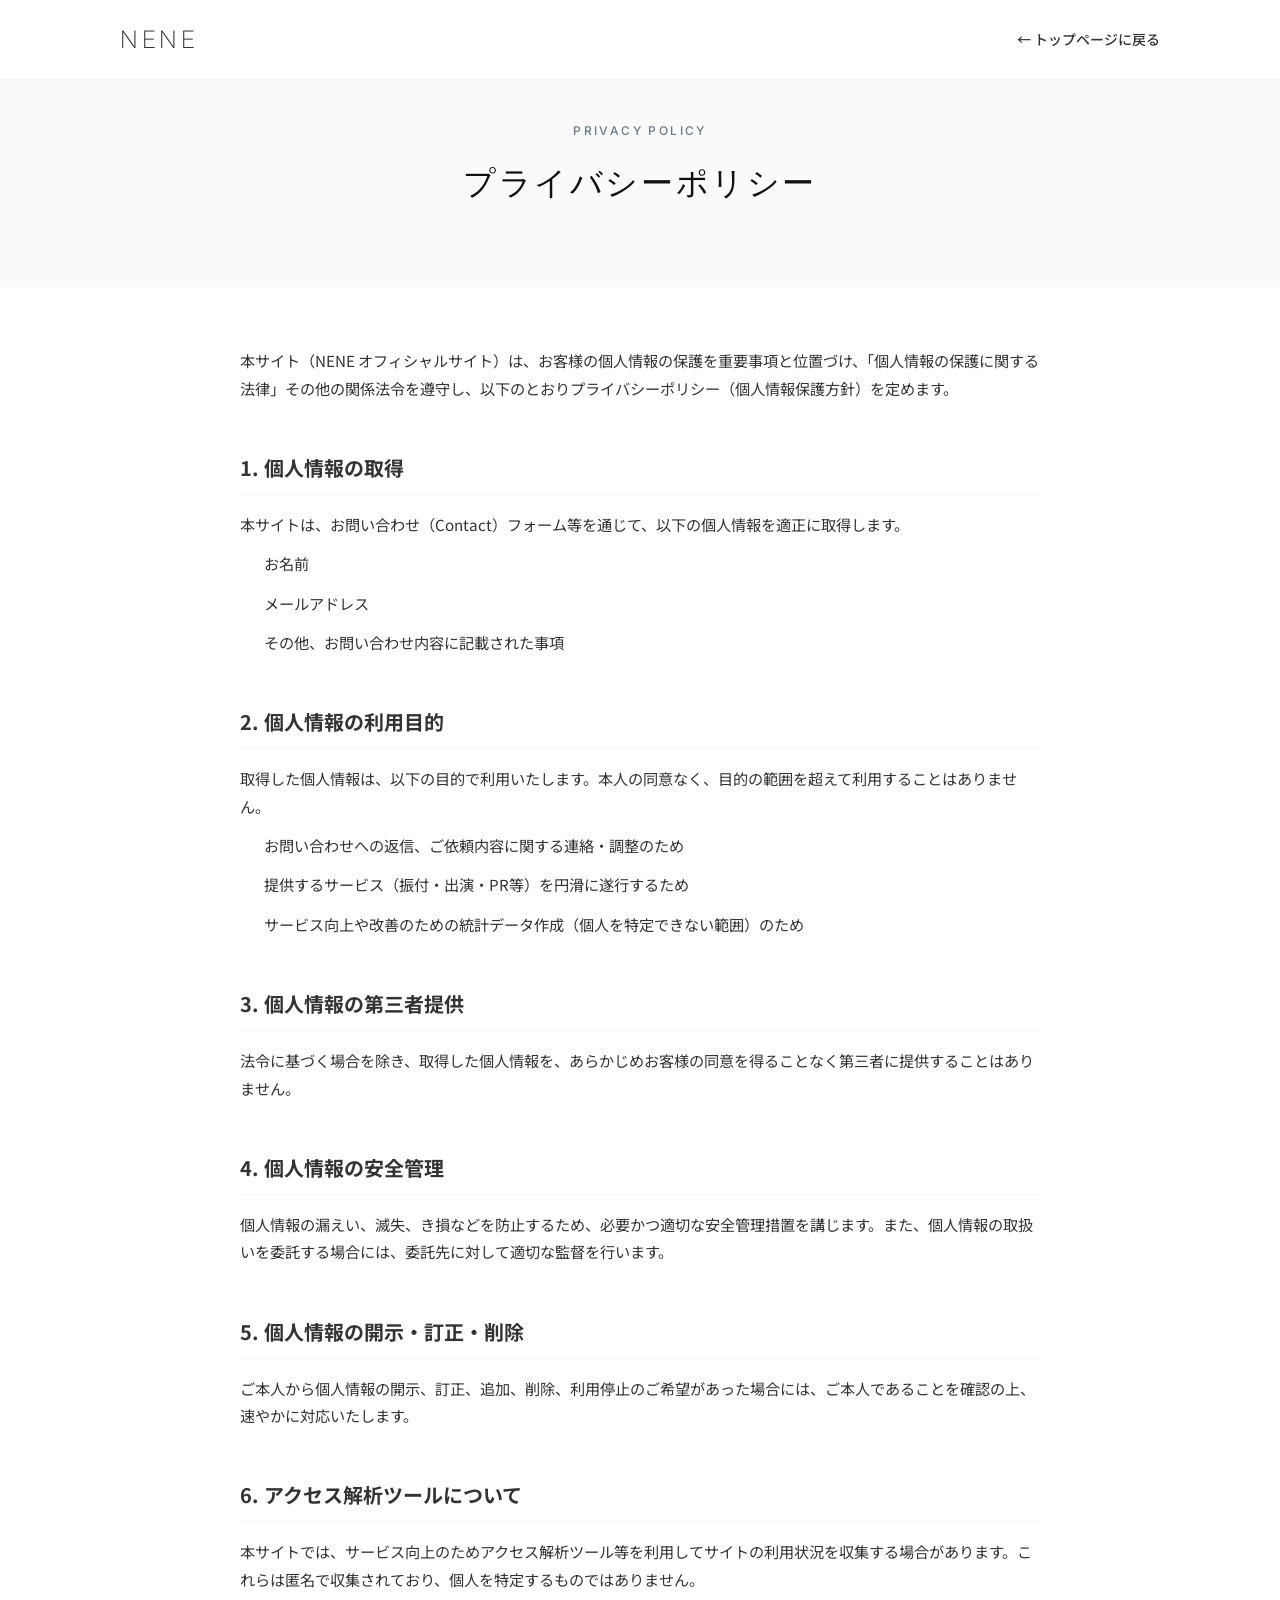
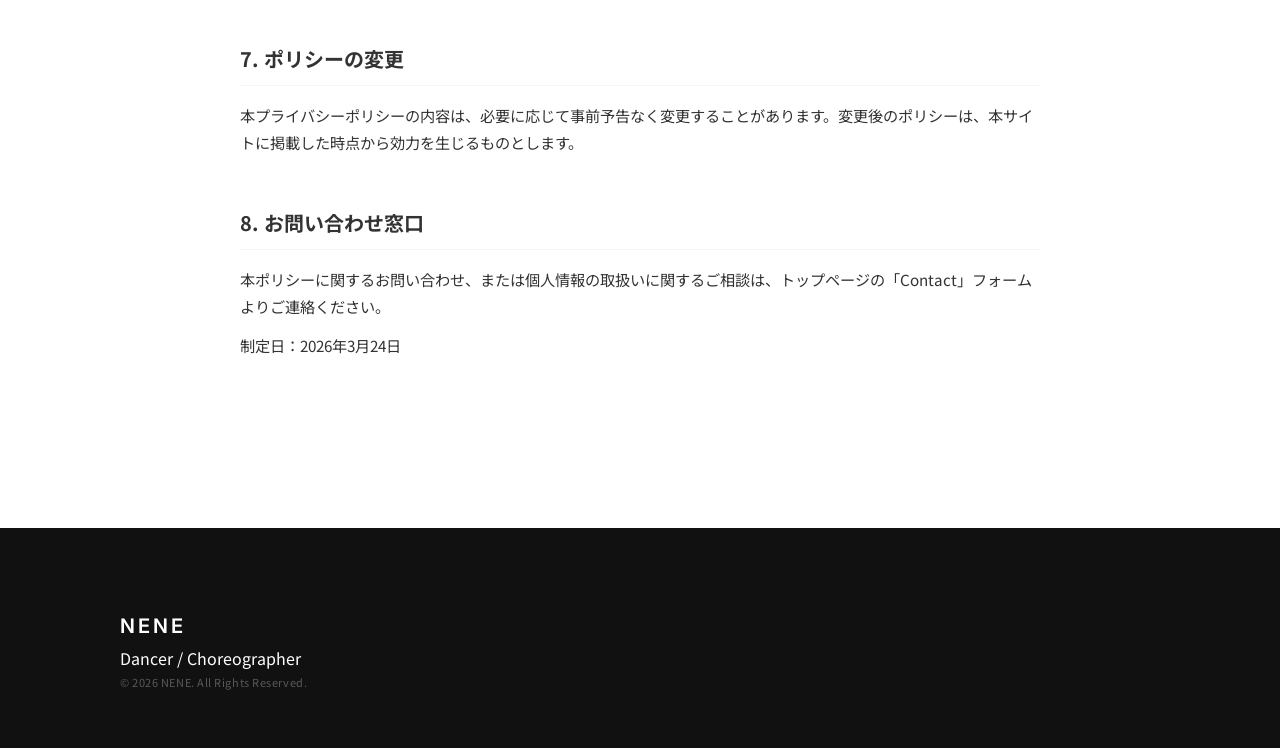
<file: privacy-policy.html>
<!DOCTYPE html>
<html lang="ja">

<head>
  <meta charset="UTF-8">
  <meta name="viewport" content="width=device-width, initial-scale=1.0">
  <title>プライバシーポリシー — NENE</title>
  <meta name="description" content="NENE オフィシャルサイトのプライバシーポリシー（個人情報保護方針）に関するページです。">
  <link rel="stylesheet" href="style.css">
  <style>
    .page-header {
      padding: 120px 0 60px;
      background-color: var(--c-off-white);
      text-align: center;
    }
    .page-content {
      padding: 60px 0 120px;
      max-width: 800px;
      margin: 0 auto;
    }
    .policy-section {
      margin-bottom: 48px;
    }
    .policy-section h3 {
      font-size: 1.25rem;
      margin-bottom: 16px;
      color: var(--c-dark);
      padding-bottom: 8px;
      border-bottom: 1px solid var(--c-light-gray);
    }
    .policy-section p, .policy-section li {
      font-size: 0.95rem;
      line-height: 1.8;
      color: #333;
      margin-bottom: 12px;
    }
    .policy-section ul {
      padding-left: 24px;
      margin-bottom: 16px;
    }
  </style>
</head>

<body>

  <!-- HEADER -->
  <header class="header" style="background-color: var(--c-white); border-bottom: 1px solid var(--c-light-gray);">
    <div class="header-inner">
      <a href="index.html" class="header-logo"><span class="nene-logo" style="color:var(--c-dark);">NENE</span></a>
      <a href="index.html" style="font-size:0.875rem; color:var(--c-dark); font-weight:var(--fw-medium); text-decoration:none;">← トップページに戻る</a>
    </div>
  </header>

  <main>
    <div class="page-header">
      <div class="container">
        <p class="section-label">Privacy Policy</p>
        <h1 class="section-title">プライバシーポリシー</h1>
      </div>
    </div>

    <div class="page-content container">
      <div class="policy-section">
        <p>本サイト（NENE オフィシャルサイト）は、お客様の個人情報の保護を重要事項と位置づけ、「個人情報の保護に関する法律」その他の関係法令を遵守し、以下のとおりプライバシーポリシー（個人情報保護方針）を定めます。</p>
      </div>

      <div class="policy-section">
        <h3>1. 個人情報の取得</h3>
        <p>本サイトは、お問い合わせ（Contact）フォーム等を通じて、以下の個人情報を適正に取得します。</p>
        <ul>
          <li>お名前</li>
          <li>メールアドレス</li>
          <li>その他、お問い合わせ内容に記載された事項</li>
        </ul>
      </div>

      <div class="policy-section">
        <h3>2. 個人情報の利用目的</h3>
        <p>取得した個人情報は、以下の目的で利用いたします。本人の同意なく、目的の範囲を超えて利用することはありません。</p>
        <ul>
          <li>お問い合わせへの返信、ご依頼内容に関する連絡・調整のため</li>
          <li>提供するサービス（振付・出演・PR等）を円滑に遂行するため</li>
          <li>サービス向上や改善のための統計データ作成（個人を特定できない範囲）のため</li>
        </ul>
      </div>

      <div class="policy-section">
        <h3>3. 個人情報の第三者提供</h3>
        <p>法令に基づく場合を除き、取得した個人情報を、あらかじめお客様の同意を得ることなく第三者に提供することはありません。</p>
      </div>

      <div class="policy-section">
        <h3>4. 個人情報の安全管理</h3>
        <p>個人情報の漏えい、滅失、き損などを防止するため、必要かつ適切な安全管理措置を講じます。また、個人情報の取扱いを委託する場合には、委託先に対して適切な監督を行います。</p>
      </div>

      <div class="policy-section">
        <h3>5. 個人情報の開示・訂正・削除</h3>
        <p>ご本人から個人情報の開示、訂正、追加、削除、利用停止のご希望があった場合には、ご本人であることを確認の上、速やかに対応いたします。</p>
      </div>

      <div class="policy-section">
        <h3>6. アクセス解析ツールについて</h3>
        <p>本サイトでは、サービス向上のためアクセス解析ツール等を利用してサイトの利用状況を収集する場合があります。これらは匿名で収集されており、個人を特定するものではありません。</p>
      </div>

      <div class="policy-section">
        <h3>7. ポリシーの変更</h3>
        <p>本プライバシーポリシーの内容は、必要に応じて事前予告なく変更することがあります。変更後のポリシーは、本サイトに掲載した時点から効力を生じるものとします。</p>
      </div>
      
      <div class="policy-section">
        <h3>8. お問い合わせ窓口</h3>
        <p>本ポリシーに関するお問い合わせ、または個人情報の取扱いに関するご相談は、トップページの「Contact」フォームよりご連絡ください。</p>
        <p>制定日：2026年3月24日</p>
      </div>
    </div>
  </main>

  <!-- FOOTER -->
  <footer class="footer">
    <div class="container">
      <div class="footer-logo">NENE</div>
      <p class="footer-sub">Dancer / Choreographer</p>
      <div class="footer-copy">© 2026 NENE. All Rights Reserved.</div>
    </div>
  </footer>

</body>
</html>
</file>
<file: style.css>
/* ============================================================
   NENE LP — Design System & Styles
   ============================================================ */

/* --- Google Fonts --- */
@import url('https://fonts.googleapis.com/css2?family=Inter:wght@300;400;500;600;700&family=Noto+Sans+JP:wght@300;400;500;600;700&display=swap');

/* --- CSS Custom Properties --- */
:root {
  /* Colors */
  --c-white: #FFFFFF;
  --c-off-white: #FAFAFA;
  --c-light-gray: #F5F5F5;
  --c-mid-gray: #E0E0E0;
  --c-text-gray: #888888;
  --c-dark: #333333;
  --c-black: #111111;
  --c-accent: #6B7B8D;
  --c-accent-light: #8A9AAC;

  /* Typography */
  --ff-en: 'Inter', sans-serif;
  --ff-jp: 'Noto Sans JP', sans-serif;
  --fw-light: 300;
  --fw-regular: 400;
  --fw-medium: 500;
  --fw-semibold: 600;
  --fw-bold: 700;

  /* Spacing */
  --section-py: 120px;
  --section-px: 80px;
  --container-max: 1200px;

  /* Transitions */
  --transition-base: 0.3s cubic-bezier(0.4, 0, 0.2, 1);
  --transition-slow: 0.6s cubic-bezier(0.4, 0, 0.2, 1);

  /* Border Radius */
  --radius-sm: 4px;
  --radius-md: 8px;
  --radius-lg: 16px;
  --radius-full: 9999px;

  /* Header */
  --header-height: 80px;
  --header-height-shrunk: 60px;
}

/* --- Reset & Base --- */
*,
*::before,
*::after {
  margin: 0;
  padding: 0;
  box-sizing: border-box;
}

html {
  scroll-behavior: smooth;
  font-size: 16px;
  -webkit-font-smoothing: antialiased;
  -moz-osx-font-smoothing: grayscale;
}

body {
  font-family: var(--ff-jp);
  color: var(--c-dark);
  background-color: var(--c-white);
  line-height: 1.8;
  overflow-x: hidden;
}

img {
  max-width: 100%;
  height: auto;
  display: block;
}

a {
  color: inherit;
  text-decoration: none;
  transition: opacity var(--transition-base);
}

a:hover {
  opacity: 0.7;
}

ul,
ol {
  list-style: none;
}

button {
  font-family: inherit;
  cursor: pointer;
  border: none;
  background: none;
}

/* --- Utility --- */
.container {
  max-width: var(--container-max);
  margin: 0 auto;
  padding: 0 var(--section-px);
}

.section-label {
  font-family: var(--ff-en);
  font-size: 0.75rem;
  font-weight: var(--fw-medium);
  letter-spacing: 0.2em;
  text-transform: uppercase;
  color: var(--c-accent);
  margin-bottom: 12px;
}

.section-title {
  font-family: var(--ff-en);
  font-size: 2rem;
  font-weight: var(--fw-light);
  letter-spacing: 0.08em;
  color: var(--c-black);
  margin-bottom: 16px;
}

.section-subtitle {
  font-size: 0.95rem;
  font-weight: var(--fw-light);
  color: var(--c-text-gray);
  line-height: 1.8;
  max-width: 600px;
}

.btn {
  display: inline-flex;
  align-items: center;
  justify-content: center;
  gap: 8px;
  padding: 14px 32px;
  font-size: 0.875rem;
  font-weight: var(--fw-medium);
  letter-spacing: 0.05em;
  border-radius: var(--radius-md);
  transition: all var(--transition-base);
  white-space: nowrap;
}

.btn-primary {
  background-color: var(--c-black);
  color: var(--c-white);
}

.btn-primary:hover {
  background-color: var(--c-dark);
  opacity: 1;
}

.btn-outline {
  background-color: transparent;
  color: var(--c-black);
  border: 1px solid var(--c-black);
}

.btn-outline:hover {
  background-color: var(--c-black);
  color: var(--c-white);
  opacity: 1;
}

.btn-white {
  background-color: var(--c-white);
  color: var(--c-black);
}

.btn-white:hover {
  background-color: var(--c-off-white);
  opacity: 1;
}

.btn-sm {
  padding: 10px 24px;
  font-size: 0.8125rem;
}

.btn-arrow::after {
  content: '→';
  transition: transform var(--transition-base);
}

.btn-arrow:hover::after {
  transform: translateX(4px);
}

/* --- Fade-in Animation --- */
.fade-in {
  opacity: 0;
  transform: translateY(30px);
  transition: opacity var(--transition-slow), transform var(--transition-slow);
}

.fade-in.is-visible {
  opacity: 1;
  transform: translateY(0);
}

/* ============================================================
   HEADER
   ============================================================ */
.header {
  position: fixed;
  top: 0;
  left: 0;
  width: 100%;
  height: var(--header-height);
  z-index: 1000;
  background-color: rgba(255, 255, 255, 0.95);
  backdrop-filter: blur(12px);
  -webkit-backdrop-filter: blur(12px);
  transition: height var(--transition-base), box-shadow var(--transition-base);
  display: flex;
  align-items: center;
}

.header.is-scrolled {
  height: var(--header-height-shrunk);
  box-shadow: 0 1px 0 rgba(0, 0, 0, 0.06);
}

.header-inner {
  display: flex;
  align-items: center;
  justify-content: space-between;
  width: 100%;
  max-width: var(--container-max);
  margin: 0 auto;
  padding: 0 var(--section-px);
}

.header-logo {
  font-family: var(--ff-en);
  font-size: 1.5rem;
  font-weight: var(--fw-semibold);
  letter-spacing: 0.15em;
  color: var(--c-black);
  transition: font-size var(--transition-base);
}

.header.is-scrolled .header-logo {
  font-size: 1.25rem;
}

.header-nav {
  display: flex;
  align-items: center;
  gap: 36px;
}

.header-nav a {
  font-size: 0.8125rem;
  font-weight: var(--fw-medium);
  letter-spacing: 0.05em;
  color: var(--c-dark);
  position: relative;
}

.header-nav a::after {
  content: '';
  position: absolute;
  bottom: -4px;
  left: 0;
  width: 0;
  height: 1px;
  background-color: var(--c-black);
  transition: width var(--transition-base);
}

.header-nav a:hover {
  opacity: 1;
}

.header-nav a:hover::after {
  width: 100%;
}

/* Hamburger */
.hamburger {
  display: none;
  flex-direction: column;
  justify-content: center;
  gap: 6px;
  width: 28px;
  height: 28px;
  z-index: 1100;
  position: relative;
}

.hamburger span {
  display: block;
  width: 100%;
  height: 1.5px;
  background-color: var(--c-black);
  transition: all var(--transition-base);
  transform-origin: center;
}

.hamburger.is-open span:nth-child(1) {
  transform: translateY(7.5px) rotate(45deg);
}

.hamburger.is-open span:nth-child(2) {
  opacity: 0;
}

.hamburger.is-open span:nth-child(3) {
  transform: translateY(-7.5px) rotate(-45deg);
}

/* Mobile Menu Overlay */
.mobile-menu {
  position: fixed;
  top: 0;
  left: 0;
  width: 100%;
  height: 100vh;
  height: 100dvh;
  background-color: rgba(255, 255, 255, 0.98);
  backdrop-filter: blur(20px);
  -webkit-backdrop-filter: blur(20px);
  z-index: 1050;
  display: flex;
  flex-direction: column;
  align-items: center;
  justify-content: center;
  gap: 40px;
  opacity: 0;
  visibility: hidden;
  transition: opacity var(--transition-base), visibility var(--transition-base);
}

.mobile-menu.is-open {
  opacity: 1;
  visibility: visible;
}

.mobile-menu a {
  font-family: var(--ff-en);
  font-size: 1.25rem;
  font-weight: var(--fw-light);
  letter-spacing: 0.15em;
  color: var(--c-black);
}

.mobile-menu-sns {
  display: flex;
  gap: 24px;
  margin-top: 20px;
}

.mobile-menu-sns a {
  font-size: 1rem;
  letter-spacing: 0;
}

/* ============================================================
   HERO
   ============================================================ */
.hero {
  position: relative;
  width: 100%;
  height: 90vh;
  height: 90dvh;
  min-height: 600px;
  display: flex;
  align-items: flex-end;
  justify-content: flex-start;
  overflow: hidden;
}

.hero-bg {
  position: absolute;
  top: 0;
  left: 0;
  width: 100%;
  height: 100%;
  z-index: 1;
}

.hero-slide {
  position: absolute;
  top: 0;
  left: 0;
  width: 100%;
  height: 100%;
  object-fit: cover;
  object-position: center 30%;
  opacity: 0;
  transition: opacity 1s ease-in-out;
}

.hero-slide.is-active {
  opacity: 1;
}

.hero-overlay {
  display: none;
}

@media (prefers-reduced-motion: reduce) {
  .hero-slide {
    transition: none;
  }
}

.hero-content {
  position: relative;
  z-index: 3;
  width: 36%;
  min-width: 340px;
  max-width: 440px;
  display: flex;
  flex-direction: column;
  justify-content: center;
  margin: 0 0 40px max(var(--section-px), calc((100vw - var(--container-max)) / 2 + var(--section-px)));
  padding: 32px;
  border-radius: 20px;
  color: var(--c-black);
  background-color: rgba(255, 255, 255, 0.55);
  backdrop-filter: blur(16px);
  -webkit-backdrop-filter: blur(16px);
  border: 1px solid rgba(255, 255, 255, 0.6);
  box-shadow: 0 8px 32px rgba(0, 0, 0, 0.1);
}

.hero-catch {
  font-family: var(--ff-en);
  font-size: 2.4rem;
  font-weight: var(--fw-light);
  letter-spacing: 0.1em;
  line-height: 1.4;
  margin-bottom: 12px;
  opacity: 0;
  transform: translateY(30px);
  animation: heroFadeIn 1s ease-out 0.3s forwards;
}

.hero-sub {
  font-family: var(--ff-en);
  font-size: 0.9rem;
  font-weight: var(--fw-light);
  letter-spacing: 0.15em;
  margin-bottom: 12px;
  opacity: 0;
  transform: translateY(20px);
  animation: heroFadeIn 1s ease-out 0.4s forwards;
}

.hero-sub-copy {
  font-size: 0.9rem;
  font-weight: var(--fw-light);
  color: var(--c-text-gray);
  letter-spacing: 0.05em;
  line-height: 1.6;
  margin-bottom: 24px;
  opacity: 0;
  transform: translateY(20px);
  animation: heroFadeIn 1s ease-out 0.7s forwards;
}

.hero-cta {
  display: flex;
  gap: 12px;
  flex-wrap: wrap;
  opacity: 0;
  transform: translateY(20px);
  animation: heroFadeIn 1s ease-out 1s forwards;
}

@keyframes heroFadeIn {
  to {
    opacity: 1;
    transform: translateY(0);
  }
}

.btn-hero-main {
  background-color: var(--c-black);
  color: var(--c-white);
  border: 1px solid var(--c-black);
}
.btn-hero-main:hover {
  background-color: var(--c-dark);
  color: var(--c-white);
}

.btn-hero-sub {
  background-color: transparent;
  color: var(--c-black);
  border: 1px solid var(--c-black);
}
.btn-hero-sub:hover {
  background-color: var(--c-black);
  color: var(--c-white);
}

/* ============================================================
   QUICK REQUESTS
   ============================================================ */
.quick-requests {
  background: var(--c-off-white);
  padding: 72px 0 64px;
  position: relative;
  z-index: 10;
  border-top: 1px solid rgba(0, 0, 0, 0.03);
  border-bottom: 1px solid rgba(0, 0, 0, 0.03);
}

.quick-requests-header {
  text-align: center;
  margin-bottom: 48px;
}

.quick-requests-title {
  font-size: 1.35rem;
  letter-spacing: 0.1em;
  margin-bottom: 12px;
  font-weight: var(--fw-semibold);
  color: var(--c-black);
}

.quick-requests-sub {
  font-size: 0.85rem;
  letter-spacing: 0.05em;
  color: var(--c-text-gray);
}

.quick-requests-grid {
  display: grid;
  grid-template-columns: repeat(4, 1fr);
  gap: 24px;
  max-width: 1000px;
  margin: 0 auto;
}

.quick-req-item {
  display: flex;
  flex-direction: column;
  align-items: center;
  text-align: center;
  background-color: var(--c-white);
  padding: 32px 24px;
  border-radius: 12px;
  border: 1px solid rgba(0, 0, 0, 0.04);
  box-shadow: 0 4px 16px rgba(0, 0, 0, 0.02);
  transition: transform var(--transition-base), box-shadow var(--transition-base);
}

.quick-req-item:hover {
  transform: translateY(-2px);
  box-shadow: 0 8px 24px rgba(0, 0, 0, 0.06);
}

.quick-req-label {
  font-weight: var(--fw-semibold);
  font-size: 1.05rem;
  color: var(--c-black);
  margin-bottom: 16px;
  position: relative;
}

.quick-req-label::after {
  content: '';
  display: block;
  width: 24px;
  height: 1px;
  background-color: rgba(0, 0, 0, 0.15);
  margin: 12px auto 0;
}

.quick-req-desc {
  font-size: 0.85rem;
  color: var(--c-text-gray);
  line-height: 1.6;
}

/* ============================================================
   NEWS / INFORMATION
   ============================================================ */
.news {
  padding: var(--section-py) 0;
  background-color: var(--c-white);
}

.news-header {
  display: flex;
  align-items: flex-end;
  justify-content: space-between;
  margin-bottom: 48px;
}

.news-list {
  display: flex;
  flex-direction: column;
  gap: 0;
}

.news-item {
  display: flex;
  align-items: baseline;
  gap: 24px;
  padding: 24px 0;
  border-bottom: 1px solid var(--c-mid-gray);
  transition: background-color var(--transition-base);
}

.news-item:first-child {
  border-top: 1px solid var(--c-mid-gray);
}

.news-item:hover {
  background-color: var(--c-off-white);
}

.news-date {
  font-family: var(--ff-en);
  font-size: 0.8125rem;
  font-weight: var(--fw-regular);
  color: var(--c-text-gray);
  letter-spacing: 0.05em;
  white-space: nowrap;
  min-width: 100px;
}

.news-category {
  font-size: 0.6875rem;
  font-weight: var(--fw-medium);
  letter-spacing: 0.1em;
  text-transform: uppercase;
  color: var(--c-accent);
  background-color: var(--c-light-gray);
  padding: 4px 12px;
  border-radius: var(--radius-full);
  white-space: nowrap;
}

.news-title {
  font-size: 0.9375rem;
  font-weight: var(--fw-regular);
  color: var(--c-dark);
  flex: 1;
}

.news-more {
  text-align: center;
  margin-top: 48px;
}

/* ============================================================
   PROFILE
   ============================================================ */
.profile {
  padding: var(--section-py) 0;
  background-color: var(--c-off-white);
}

.profile-grid {
  display: grid;
  grid-template-columns: 1fr 1fr;
  gap: 80px;
  align-items: start;
  margin-top: 56px;
}

.profile-image {
  position: relative;
  overflow: hidden;
  border-radius: var(--radius-sm);
}

.profile-image img {
  width: 100%;
  height: auto;
  aspect-ratio: 3/4;
  object-fit: cover;
  transition: transform var(--transition-slow);
}

.profile-image:hover img {
  transform: scale(1.02);
}

.profile-info {
  display: flex;
  flex-direction: column;
  gap: 24px;
}

.profile-name {
  font-family: var(--ff-en);
  font-size: 2.5rem;
  font-weight: var(--fw-light);
  letter-spacing: 0.15em;
  color: var(--c-black);
}

.profile-title {
  font-family: var(--ff-en);
  font-size: 0.875rem;
  font-weight: var(--fw-regular);
  letter-spacing: 0.15em;
  color: var(--c-accent);
}

.profile-badges {
  display: grid;
  grid-template-columns: repeat(3, 1fr);
  gap: 12px;
  margin-top: 24px;
  margin-bottom: 32px;
}

.profile-badge {
  display: flex;
  flex-direction: column;
  align-items: center;
  justify-content: flex-start;
  text-align: center;
  gap: 6px;
  background-color: var(--c-off-white);
  padding: 16px 8px;
  border-radius: var(--radius-sm);
  border: 1px solid var(--c-light-gray);
  box-shadow: 0 4px 12px rgba(0,0,0,0.03);
}

.badge-icon {
  font-size: 1.75rem;
  line-height: 1;
}

.badge-text {
  font-family: var(--ff-ja);
  font-size: 0.75rem;
  font-weight: var(--fw-bold);
  line-height: 1.4;
  color: var(--c-dark);
}

@media (max-width: 480px) {
  .profile-badges {
    gap: 8px;
  }
  .profile-badge {
    padding: 12px 4px;
    gap: 4px;
  }
  .badge-icon {
    font-size: 1.5rem;
  }
  .badge-text {
    font-size: 0.65rem;
    letter-spacing: -0.02em;
  }
}

.profile-summary {
  font-size: 1rem;
  line-height: 2;
  color: var(--c-dark);
  font-weight: var(--fw-light);
}

.profile-detail {
  font-size: 0.9375rem;
  line-height: 2;
  color: var(--c-dark);
  font-weight: var(--fw-light);
}

.profile-highlights {
  margin-top: 8px;
}

.profile-highlights h4 {
  font-size: 0.8125rem;
  font-weight: var(--fw-semibold);
  letter-spacing: 0.1em;
  text-transform: uppercase;
  color: var(--c-accent);
  margin-bottom: 16px;
}

.profile-highlights ul {
  display: flex;
  flex-direction: column;
  gap: 8px;
}

.profile-highlights li {
  font-size: 0.875rem;
  font-weight: var(--fw-light);
  color: var(--c-dark);
  padding-left: 16px;
  position: relative;
}

.profile-highlights li::before {
  content: '';
  position: absolute;
  left: 0;
  top: 0.75em;
  width: 6px;
  height: 1px;
  background-color: var(--c-accent);
}

/* ============================================================
   SERVICES / WORKS
   ============================================================ */
.services {
  padding: var(--section-py) 0;
  background-color: var(--c-white);
}

.services-header {
  text-align: center;
  margin-bottom: 64px;
}

.services-header .section-subtitle {
  margin: 0 auto;
}

.services-grid {
  display: grid;
  grid-template-columns: 1fr 1fr;
  gap: 40px;
}

.service-card {
  background-color: var(--c-off-white);
  border-radius: var(--radius-md);
  padding: 48px 40px;
  display: flex;
  flex-direction: column;
  gap: 16px;
  transition: transform var(--transition-base), box-shadow var(--transition-base);
}

.service-card:hover {
  transform: translateY(-4px);
  box-shadow: 0 12px 40px rgba(0, 0, 0, 0.06);
}

.service-number {
  font-family: var(--ff-en);
  font-size: 0.75rem;
  font-weight: var(--fw-medium);
  letter-spacing: 0.15em;
  color: var(--c-accent);
}

.service-name {
  font-size: 1.25rem;
  font-weight: var(--fw-semibold);
  color: var(--c-black);
  letter-spacing: 0.05em;
}

.service-target {
  font-size: 0.8125rem;
  color: var(--c-accent);
  font-weight: var(--fw-medium);
}

.service-desc-layers {
  display: flex;
  flex-direction: column;
  gap: 12px;
  flex: 1;
}

.layer-benefit {
  font-size: 0.9375rem;
  color: var(--c-black);
  line-height: 1.6;
}

.layer-rationale {
  font-size: 0.875rem;
  color: var(--c-dark);
  line-height: 1.7;
  padding: 10px;
  background-color: var(--c-light-gray);
  border-left: 3px solid var(--c-accent);
  border-radius: 2px;
}

.layer-specifics {
  font-size: 0.875rem;
  color: var(--c-text-gray);
  line-height: 1.6;
}

.service-card .btn {
  align-self: flex-start;
  margin-top: 8px;
}

/* Visual Break Photo */
.visual-break {
  width: 100%;
  padding: 0;
  overflow: hidden;
}

.visual-break img {
  width: 100%;
  height: 480px;
  object-fit: cover;
}

#process + .visual-break img {
  object-position: center 30%;
}

#faq + .visual-break img {
  object-position: center 20%;
}

/* ============================================================
   SNS / FOLLOW
   ============================================================ */
.sns {
  padding: var(--section-py) 0;
  background-color: var(--c-off-white);
}

.sns-header {
  text-align: center;
  margin-bottom: 56px;
}

.sns-header .section-subtitle {
  margin: 0 auto;
}

.sns-grid {
  display: grid;
  grid-template-columns: repeat(3, 1fr);
  gap: 32px;
}

.sns-card {
  background-color: var(--c-white);
  border-radius: var(--radius-md);
  padding: 48px 32px;
  text-align: center;
  display: flex;
  flex-direction: column;
  align-items: center;
  gap: 20px;
  transition: transform var(--transition-base), box-shadow var(--transition-base);
}

.sns-card:hover {
  transform: translateY(-4px);
  box-shadow: 0 12px 40px rgba(0, 0, 0, 0.06);
}

.sns-icon {
  width: 56px;
  height: 56px;
  border-radius: 50%;
  background-color: var(--c-light-gray);
  display: flex;
  align-items: center;
  justify-content: center;
  transition: background-color var(--transition-base);
}

.sns-card:hover .sns-icon {
  background-color: var(--c-black);
}

.sns-icon svg {
  width: 24px;
  height: 24px;
  fill: var(--c-dark);
  transition: fill var(--transition-base);
}

.sns-card:hover .sns-icon svg {
  fill: var(--c-white);
}

.sns-name {
  font-family: var(--ff-en);
  font-size: 1rem;
  font-weight: var(--fw-medium);
  letter-spacing: 0.1em;
  color: var(--c-black);
}

.sns-handle {
  font-size: 0.8125rem;
  color: var(--c-text-gray);
  font-weight: var(--fw-light);
}

/* ============================================================
   LOGO (CSS Text)
   ============================================================ */
.nene-logo {
  font-family: var(--ff-en);
  font-weight: 200;
  letter-spacing: 0.15em;
  line-height: 1;
  text-transform: uppercase;
  display: inline-block;
}

.header-logo {
  display: flex;
  align-items: center;
}

.header-logo .nene-logo {
  font-size: 1.5rem;
  color: var(--c-black);
  transition: font-size var(--transition-base);
}

.header.is-scrolled .header-logo .nene-logo {
  font-size: 1.25rem;
}

.hero-logo-wrapper {
  margin-bottom: 32px;
}

.hero-logo-text {
  font-size: 4rem;
  color: var(--c-white);
  animation: heroFadeIn 1s ease-out 0s forwards;
  opacity: 0;
  transform: translateY(30px);
}

.footer-logo-watermark {
  position: absolute;
  top: 50%;
  left: 50%;
  transform: translate(-50%, -50%);
  z-index: 0;
  pointer-events: none;
  opacity: 0.04;
}

.footer-logo-watermark .nene-logo {
  font-size: 25vw;
  color: var(--c-white);
  white-space: nowrap;
}

/* ============================================================
   VOICE (Reviews)
   ============================================================ */
.voice {
  padding: var(--section-py) 0;
  background-color: var(--c-light-gray);
  overflow: hidden;
}

.voice-header {
  text-align: center;
  margin-bottom: 64px;
}

.voice-carousel {
  position: relative;
  width: 100%;
  padding-bottom: 40px;
  /* space for dots */
}

.voice-track-container {
  overflow: hidden;
  width: 100%;
  border-radius: var(--radius-md);
  cursor: grab;
}

.voice-track-container:active {
  cursor: grabbing;
}

.voice-track {
  display: flex;
  gap: 20px;
  transition: transform 0.4s cubic-bezier(0.25, 1, 0.5, 1);
  will-change: transform;
}

.voice-card {
  flex: 0 0 calc(33.333% - 13.4px);
  min-width: 280px;
  background-color: var(--c-white);
  padding: 32px;
  border-radius: var(--radius-md);
  box-shadow: 0 4px 12px rgba(0, 0, 0, 0.03);
  display: flex;
  flex-direction: column;
  gap: 12px;
  user-select: none;
  white-space: normal;
}

.voice-catch {
  font-size: 1.05rem;
  font-weight: var(--fw-semibold);
  color: var(--c-black);
  border-bottom: 2px solid var(--c-accent);
  padding-bottom: 8px;
  margin-bottom: 4px;
}

.voice-text {
  font-size: 0.9375rem;
  line-height: 2;
  color: var(--c-dark);
  font-weight: var(--fw-regular);
  white-space: normal;
}

/* Navigation Buttons */
.voice-nav-btn {
  position: absolute;
  top: calc(50% - 20px);
  transform: translateY(-50%);
  width: 48px;
  height: 48px;
  border-radius: 50%;
  background: var(--c-white);
  border: 1px solid rgba(0, 0, 0, 0.05);
  box-shadow: 0 4px 12px rgba(0, 0, 0, 0.1);
  display: flex;
  align-items: center;
  justify-content: center;
  color: var(--c-black);
  cursor: pointer;
  z-index: 10;
  transition: all var(--transition-base);
}

.voice-nav-btn:hover {
  background: var(--c-black);
  color: var(--c-white);
}

.voice-nav-btn.prev {
  left: -24px;
}

.voice-nav-btn.next {
  right: -24px;
}

/* Dots */
.voice-dots {
  position: absolute;
  bottom: 0;
  left: 0;
  width: 100%;
  display: flex;
  justify-content: center;
  gap: 8px;
  margin-top: 24px;
}

.voice-dot {
  width: 8px;
  height: 8px;
  border-radius: 50%;
  background: rgba(0, 0, 0, 0.15);
  cursor: pointer;
  transition: all var(--transition-base);
}

.voice-dot.is-active {
  background: var(--c-accent);
  transform: scale(1.2);
}

/* ============================================================
   WORKS (実績)
   ============================================================ */
.works {
  padding: var(--section-py) 0;
  background-color: var(--c-off-white);
}

.works-header {
  text-align: center;
  margin-bottom: 64px;
}

.works-category {
  margin-bottom: 64px;
}

.works-category:last-child {
  margin-bottom: 0;
}

.works-category-title {
  font-family: var(--ff-en);
  font-size: 1.25rem;
  font-weight: var(--fw-medium);
  letter-spacing: 0.1em;
  color: var(--c-accent);
  margin-bottom: 32px;
  padding-bottom: 12px;
  border-bottom: 1px solid var(--c-mid-gray);
}

.works-grid {
  display: grid;
  grid-template-columns: repeat(2, 1fr);
  gap: 32px;
}

.works-card {
  background-color: var(--c-white);
  border-radius: var(--radius-md);
  padding: 24px;
  box-shadow: 0 4px 16px rgba(0, 0, 0, 0.04);
  display: flex;
  flex-direction: column;
  gap: 16px;
}

.works-label {
  font-family: var(--ff-en);
  font-size: 0.75rem;
  font-weight: var(--fw-medium);
  letter-spacing: 0.1em;
  text-transform: uppercase;
  color: var(--c-mid-gray);
  margin-bottom: 4px;
}

.works-badge {
  display: inline-block;
  padding: 3px 10px;
  background-color: var(--c-light-gray);
  color: var(--c-accent);
  font-size: 0.7rem;
  font-weight: var(--fw-medium);
  border-radius: 4px;
  letter-spacing: 0.05em;
  margin-bottom: 8px;
}

/* YouTube 16:9 レスポンシブ */
.works-embed-yt {
  position: relative;
  width: 100%;
  padding-bottom: 56.25%;
  height: 0;
  overflow: hidden;
  border-radius: var(--radius-sm);
}

.works-embed-yt iframe {
  position: absolute;
  top: 0;
  left: 0;
  width: 100%;
  height: 100%;
  border-radius: var(--radius-sm);
}

/* Instagram 埋め込み */
.works-embed-ig {
  width: 100%;
  overflow: hidden;
  border-radius: var(--radius-sm);
}

.works-embed-ig .instagram-media {
  margin: 0 auto !important;
  min-width: 0 !important;
}

/* Instagram Reel Fallback Card */
.works-reel-link {
  position: relative;
  display: block;
  width: 100%;
  aspect-ratio: 9 / 16;
  background-color: var(--c-off-white);
  border-radius: var(--radius-sm);
  overflow: hidden;
  border: 1px solid rgba(0, 0, 0, 0.04);
}

.works-reel-img {
  width: 100%;
  height: 100%;
  object-fit: cover;
  transition: transform 0.5s ease;
}

.works-reel-link:hover .works-reel-img {
  transform: scale(1.05);
}

.works-reel-play-icon {
  position: absolute;
  top: 50%;
  left: 50%;
  transform: translate(-50%, -50%);
  width: 56px;
  height: 56px;
  background-color: rgba(0, 0, 0, 0.3);
  backdrop-filter: blur(4px);
  -webkit-backdrop-filter: blur(4px);
  border-radius: 50%;
  display: flex;
  align-items: center;
  justify-content: center;
  transition: background-color var(--transition-base);
  pointer-events: none;
}

.works-reel-link:hover .works-reel-play-icon {
  background-color: rgba(0, 0, 0, 0.5);
}

.works-reel-info {
  display: flex;
  flex-direction: column;
  gap: 8px;
}

.works-reel-title {
  font-size: 1rem;
  font-weight: var(--fw-semibold);
  color: var(--c-black);
}

.works-reel-desc {
  font-size: 0.85rem;
  color: var(--c-text-gray);
  line-height: 1.6;
}

.works-card .btn {
  align-self: flex-start;
}

/* ============================================================
   PROCESS
   ============================================================ */
.process {
  padding: var(--section-py) 0;
  background-color: var(--c-white);
}

.process-header {
  text-align: center;
  margin-bottom: 64px;
}

.process-grid {
  display: grid;
  grid-template-columns: repeat(4, 1fr);
  gap: 24px;
}

.process-step {
  background-color: var(--c-off-white);
  padding: 40px 24px;
  border-radius: var(--radius-md);
  position: relative;
  display: flex;
  flex-direction: column;
  gap: 12px;
}

.process-number {
  font-family: var(--ff-en);
  font-size: 3rem;
  font-weight: 200;
  color: var(--c-accent);
  opacity: 0.3;
  line-height: 1;
  margin-bottom: 8px;
}

.process-name {
  font-size: 1.125rem;
  font-weight: var(--fw-semibold);
  color: var(--c-black);
}

.process-desc {
  font-size: 0.875rem;
  line-height: 1.8;
  color: var(--c-dark);
  font-weight: var(--fw-light);
}

/* ============================================================
   FAQ
   ============================================================ */
.faq {
  padding: var(--section-py) 0;
  background-color: var(--c-off-white);
}

.faq-header {
  text-align: center;
  margin-bottom: 64px;
}

.faq-list {
  max-width: 800px;
  margin: 0 auto;
  display: flex;
  flex-direction: column;
  gap: 24px;
}

.faq-item {
  background-color: var(--c-white);
  border-radius: var(--radius-md);
  box-shadow: 0 4px 12px rgba(0, 0, 0, 0.03);
  overflow: hidden;
}

.faq-q-btn {
  width: 100%;
  display: flex;
  align-items: center;
  justify-content: space-between;
  padding: 24px 32px;
  background: none;
  border: none;
  cursor: pointer;
  text-align: left;
  gap: 16px;
  transition: background-color var(--transition-base);
}

.faq-q-btn:hover {
  background-color: var(--c-light-gray);
}

.faq-q-text {
  font-size: 1.125rem;
  font-weight: var(--fw-medium);
  color: var(--c-black);
}

.faq-q-icon {
  position: relative;
  width: 24px;
  height: 24px;
  flex-shrink: 0;
}

.faq-q-icon::before,
.faq-q-icon::after {
  content: "";
  position: absolute;
  top: 50%;
  left: 50%;
  background-color: var(--c-black);
  transform: translate(-50%, -50%);
  transition: transform var(--transition-base);
}

.faq-q-icon::before {
  width: 14px;
  height: 2px;
}

.faq-q-icon::after {
  width: 2px;
  height: 14px;
}

/* 展開時：縦線を消して「＋」から「−」にする */
.faq-q-btn[aria-expanded="true"] .faq-q-icon::after {
  transform: translate(-50%, -50%) rotate(90deg);
  opacity: 0;
}

.faq-a-wrapper {
  display: grid;
  grid-template-rows: 0fr;
  transition: grid-template-rows var(--transition-base);
}

.faq-q-btn[aria-expanded="true"]+.faq-a-wrapper {
  grid-template-rows: 1fr;
}

.faq-a-content {
  overflow: hidden;
  padding: 0 32px;
}

.faq-q-btn[aria-expanded="true"]+.faq-a-wrapper .faq-a-content {
  padding: 0 32px 32px 32px;
}

.faq-a-content p {
  font-size: 0.9375rem;
  line-height: 1.8;
  color: var(--c-dark);
  font-weight: var(--fw-light);
  margin-bottom: 20px;
  padding-top: 20px;
  border-top: 1px dashed var(--c-mid-gray);
}

/* ============================================================
   CONTACT
   ============================================================ */
.contact {
  padding: var(--section-py) 0;
  background-color: var(--c-white);
}

.contact-header {
  text-align: center;
  margin-bottom: 64px;
}

.contact-inner {
  display: grid;
  grid-template-columns: 1fr 1.2fr;
  gap: 80px;
  margin-top: 56px;
}

.contact-text {
  display: flex;
  flex-direction: column;
  gap: 24px;
}

.contact-text p {
  font-size: 0.9375rem;
  font-weight: var(--fw-light);
  line-height: 2;
  color: var(--c-dark);
}

.contact-image {
  margin-top: 32px;
  border-radius: var(--radius-sm);
  overflow: hidden;
}

.contact-image img {
  width: 100%;
  height: 300px;
  object-fit: cover;
}

.contact-form {
  display: flex;
  flex-direction: column;
  gap: 24px;
}

.form-group {
  display: flex;
  flex-direction: column;
  gap: 8px;
}

.form-group label {
  font-size: 0.8125rem;
  font-weight: var(--fw-medium);
  color: var(--c-dark);
  letter-spacing: 0.05em;
}

.form-group label .required {
  color: #C0392B;
  font-size: 0.6875rem;
  margin-left: 8px;
}

.form-group label .optional {
  color: var(--c-text-gray);
  font-size: 0.6875rem;
  margin-left: 8px;
}

.form-group input,
.form-group select,
.form-group textarea {
  width: 100%;
  padding: 14px 16px;
  border: 1px solid var(--c-mid-gray);
  border-radius: var(--radius-sm);
  font-family: var(--ff-jp);
  font-size: 0.9375rem;
  font-weight: var(--fw-light);
  color: var(--c-dark);
  background-color: var(--c-white);
  transition: border-color var(--transition-base);
  outline: none;
}

.form-group input:focus,
.form-group select:focus,
.form-group textarea:focus {
  border-color: var(--c-accent);
}

.form-group textarea {
  resize: vertical;
  min-height: 140px;
}

.form-row {
  display: grid;
  grid-template-columns: 1fr 1fr;
  gap: 24px;
}

.form-submit {
  margin-top: 8px;
}

.form-submit .btn {
  width: 100%;
  padding: 18px;
  font-size: 0.9375rem;
}

/* Thank you message */
.thank-you {
  display: none;
  text-align: center;
  padding: 80px 40px;
}

.thank-you.is-visible {
  display: flex;
  flex-direction: column;
  align-items: center;
  gap: 24px;
}

.thank-you-icon {
  width: 64px;
  height: 64px;
  border-radius: 50%;
  background-color: var(--c-light-gray);
  display: flex;
  align-items: center;
  justify-content: center;
  font-size: 1.5rem;
}

.thank-you h3 {
  font-size: 1.25rem;
  font-weight: var(--fw-medium);
  color: var(--c-black);
}

.thank-you p {
  font-size: 0.9375rem;
  font-weight: var(--fw-light);
  color: var(--c-dark);
  line-height: 2;
}

/* ============================================================
   FOOTER
   ============================================================ */
.footer {
  padding: 80px 0 56px;
  background-color: var(--c-black);
  color: var(--c-white);
  position: relative;
  overflow: hidden;
}

.footer-inner {
  display: flex;
  flex-direction: column;
  align-items: center;
  gap: 32px;
}

.footer-logo {
  font-family: var(--ff-en);
  font-size: 1.25rem;
  font-weight: var(--fw-semibold);
  letter-spacing: 0.15em;
}

.footer-sns {
  display: flex;
  gap: 20px;
  position: relative;
  z-index: 1;
}

.footer-sns a {
  width: 40px;
  height: 40px;
  border-radius: 50%;
  border: 1px solid rgba(255, 255, 255, 0.2);
  display: flex;
  align-items: center;
  justify-content: center;
  transition: all var(--transition-base);
}

.footer-sns a:hover {
  border-color: var(--c-white);
  background-color: rgba(255, 255, 255, 0.1);
  opacity: 1;
}

.footer-sns svg {
  width: 16px;
  height: 16px;
  fill: var(--c-white);
}

.footer-links {
  display: flex;
  gap: 32px;
  position: relative;
  z-index: 1;
}

.footer-links a {
  font-size: 0.75rem;
  font-weight: var(--fw-light);
  letter-spacing: 0.05em;
  color: rgba(255, 255, 255, 0.5);
}

.footer-links a:hover {
  color: var(--c-white);
  opacity: 1;
}

.footer-copy {
  font-size: 0.6875rem;
  color: rgba(255, 255, 255, 0.3);
  letter-spacing: 0.05em;
  position: relative;
  z-index: 1;
}

/* ============================================================
   RESPONSIVE — Tablet (≤ 1024px)
   ============================================================ */
@media (max-width: 1024px) {
  :root {
    --section-py: 96px;
    --section-px: 48px;
  }

  .hero-catch {
    font-size: 2.75rem;
  }

  .quick-links-grid {
    grid-template-columns: repeat(2, 1fr);
    gap: 12px;
  }

  .profile-grid {
    gap: 48px;
  }

  .services-grid {
    gap: 24px;
  }

  .service-card {
    padding: 36px 28px;
  }

  .works-grid {
    grid-template-columns: 1fr;
    gap: 24px;
  }

  .contact-inner {
    gap: 48px;
  }

  .voice-carousel {
    padding-bottom: 60px;
  }

  .voice-track-container {
    overflow-x: auto;
    scroll-snap-type: x mandatory;
    scrollbar-width: none;
    -webkit-overflow-scrolling: touch;
    padding-bottom: 24px;
    margin-bottom: -24px;
  }

  .voice-track-container::-webkit-scrollbar {
    display: none;
  }

  .voice-track {
    padding: 0 5%;
    transform: none !important;
    transition: none !important;
  }

  .voice-card {
    flex: 0 0 90%;
    padding: 32px 24px;
    scroll-snap-align: center;
  }

  /* Show navigation buttons firmly positioned at bottom on mobile */
  .voice-nav-btn {
    display: flex;
    top: auto;
    bottom: 0px;
    width: 44px;
    height: 44px;
    transform: none;
  }

  .voice-nav-btn.prev {
    left: 24px;
  }

  .voice-nav-btn.next {
    right: 24px;
  }

  .voice-dots {
    bottom: 18px;
  }

  .process-grid {
    grid-template-columns: repeat(2, 1fr);
  }
}

/* ============================================================
   RESPONSIVE — Mobile (≤ 768px)
   ============================================================ */
@media (max-width: 768px) {
  :root {
    --section-py: 80px;
    --section-px: 24px;
    --header-height: 64px;
    --header-height-shrunk: 56px;
  }

  /* Header */
  .header-nav {
    display: none;
  }

  .hamburger {
    display: flex;
  }

  /* Hero */
  .hero {
    height: auto;
    min-height: 100vh;
    flex-direction: column;
    align-items: center;
    justify-content: flex-start;
    background-color: var(--c-off-white);
  }

  .hero-bg {
    position: relative;
    top: 0;
    left: 0;
    width: 100%;
    height: 60vh;
    min-height: 400px;
  }

  .hero-overlay {
    display: none;
  }

  .hero-content {
    position: relative;
    z-index: 10;
    width: 92%;
    max-width: 440px;
    margin: -40px auto 48px auto;
    padding: 28px 24px;
    background-color: rgba(255, 255, 255, 0.84);
    backdrop-filter: blur(20px);
    -webkit-backdrop-filter: blur(20px);
    border: 1px solid rgba(255, 255, 255, 0.9);
    border-radius: 16px;
    box-shadow: 0 8px 32px rgba(0, 0, 0, 0.08);
    color: var(--c-black);
    justify-content: center;
    text-align: center;
  }

  .hero-catch {
    color: #111111;
    font-weight: var(--fw-medium);
  }

  .hero-sub {
    color: #444444;
  }

  .hero-sub-copy {
    color: #666666;
  }

  .hero-slide {
    object-position: center top;
  }

  .hero-catch {
    font-size: 1.5rem;
    margin-bottom: 12px;
  }

  .hero-sub {
    font-size: 0.75rem;
    margin-bottom: 16px;
  }

  .hero-sub-copy {
    font-size: 0.85rem;
    line-height: 1.6;
    margin-bottom: 24px;
  }

  .hero-cta {
    flex-direction: column;
    gap: 12px;
  }

  .hero-cta .btn {
    width: 100%;
    text-align: center;
  }

  /* Buttons inherit black styling from desktop */

  /* Quick Requests */
  .quick-requests {
    padding: 48px 0 40px;
  }
  .quick-requests-header {
    margin-bottom: 32px;
  }
  .quick-requests-grid {
    grid-template-columns: repeat(2, 1fr);
    gap: 16px;
  }
  .quick-req-item {
    padding: 24px 12px;
    border-radius: 8px;
  }
  .quick-requests-title {
    font-size: 1.2rem;
  }
  .quick-req-label {
    font-size: 0.95rem;
    margin-bottom: 12px;
  }
  .quick-req-label::after {
    margin: 8px auto 0;
  }
  .quick-req-desc {
    font-size: 0.75rem;
    line-height: 1.5;
  }

  /* Section Titles */
  .section-title {
    font-size: 1.5rem;
  }

  /* News */
  .news-header {
    flex-direction: column;
    align-items: flex-start;
    gap: 24px;
  }

  .news-item {
    flex-direction: column;
    gap: 8px;
    padding: 20px 0;
  }

  .news-meta {
    display: flex;
    gap: 12px;
    align-items: center;
  }

  /* Profile */
  .profile-grid {
    grid-template-columns: 1fr;
    gap: 40px;
  }

  .profile-name {
    font-size: 2rem;
  }

  /* Services */
  .services-grid {
    grid-template-columns: 1fr;
    gap: 20px;
  }

  .visual-break img {
    height: 240px;
  }

  /* SNS */
  .sns-grid {
    grid-template-columns: 1fr;
    gap: 16px;
  }

  .sns-card {
    flex-direction: row;
    padding: 24px;
    text-align: left;
    gap: 16px;
  }

  .sns-icon {
    width: 48px;
    height: 48px;
    flex-shrink: 0;
  }

  .sns-card-text {
    flex: 1;
  }

  /* Contact */
  .contact-inner {
    grid-template-columns: 1fr;
    gap: 40px;
  }

  .form-row {
    grid-template-columns: 1fr;
    gap: 24px;
  }

  /* Footer */
  .footer-links {
    flex-wrap: wrap;
    justify-content: center;
    gap: 16px 24px;
  }

  .hero-logo-text {
    font-size: 2.75rem;
    color: #b8b8b8;
  }

  .voice-carousel {
    padding-bottom: 32px;
  }

  .process-grid {
    grid-template-columns: 1fr;
  }

  .process-step {
    padding: 32px 24px;
  }

  .faq-q-text {
    font-size: 1rem;
  }

  .faq-q-btn {
    padding: 20px 24px;
  }

  .faq-a-content {
    padding: 0 24px;
  }

  .faq-q-btn[aria-expanded="true"]+.faq-a-wrapper .faq-a-content {
    padding: 0 24px 24px 24px;
  }
}

/* ============================================================
   RESPONSIVE — Small Mobile (≤ 480px)
   ============================================================ */
@media (max-width: 480px) {
  :root {
    --section-px: 20px;
  }

  .hero-catch {
    font-size: 1.75rem;
  }

  .service-card {
    padding: 32px 24px;
  }
}

/* ============================================================
   FLOATING CTA (Mobile)
   ============================================================ */
.floating-cta {
  display: none;
  position: fixed;
  bottom: 0;
  left: 0;
  width: 100%;
  background-color: rgba(255, 255, 255, 0.95);
  backdrop-filter: blur(8px);
  -webkit-backdrop-filter: blur(8px);
  padding: 12px 20px;
  box-shadow: 0 -4px 16px rgba(0, 0, 0, 0.08);
  z-index: 100;
  border-top: 1px solid var(--c-light-gray);
  transform: translateY(100%);
  transition: transform 0.3s cubic-bezier(0.16, 1, 0.3, 1);
}

.floating-cta.is-visible {
  transform: translateY(0);
}

.floating-cta-inner {
  display: flex;
  justify-content: space-between;
  align-items: center;
  max-width: var(--container-width);
  margin: 0 auto;
}

.floating-cta-text {
  font-size: 0.8125rem;
  font-weight: var(--fw-bold);
  color: var(--c-dark);
}

.floating-cta .btn {
  margin: 0;
  padding: 10px 24px;
  font-size: 0.8125rem;
}

@media (max-width: 768px) {
  .floating-cta {
    display: block;
  }
}
</file>
